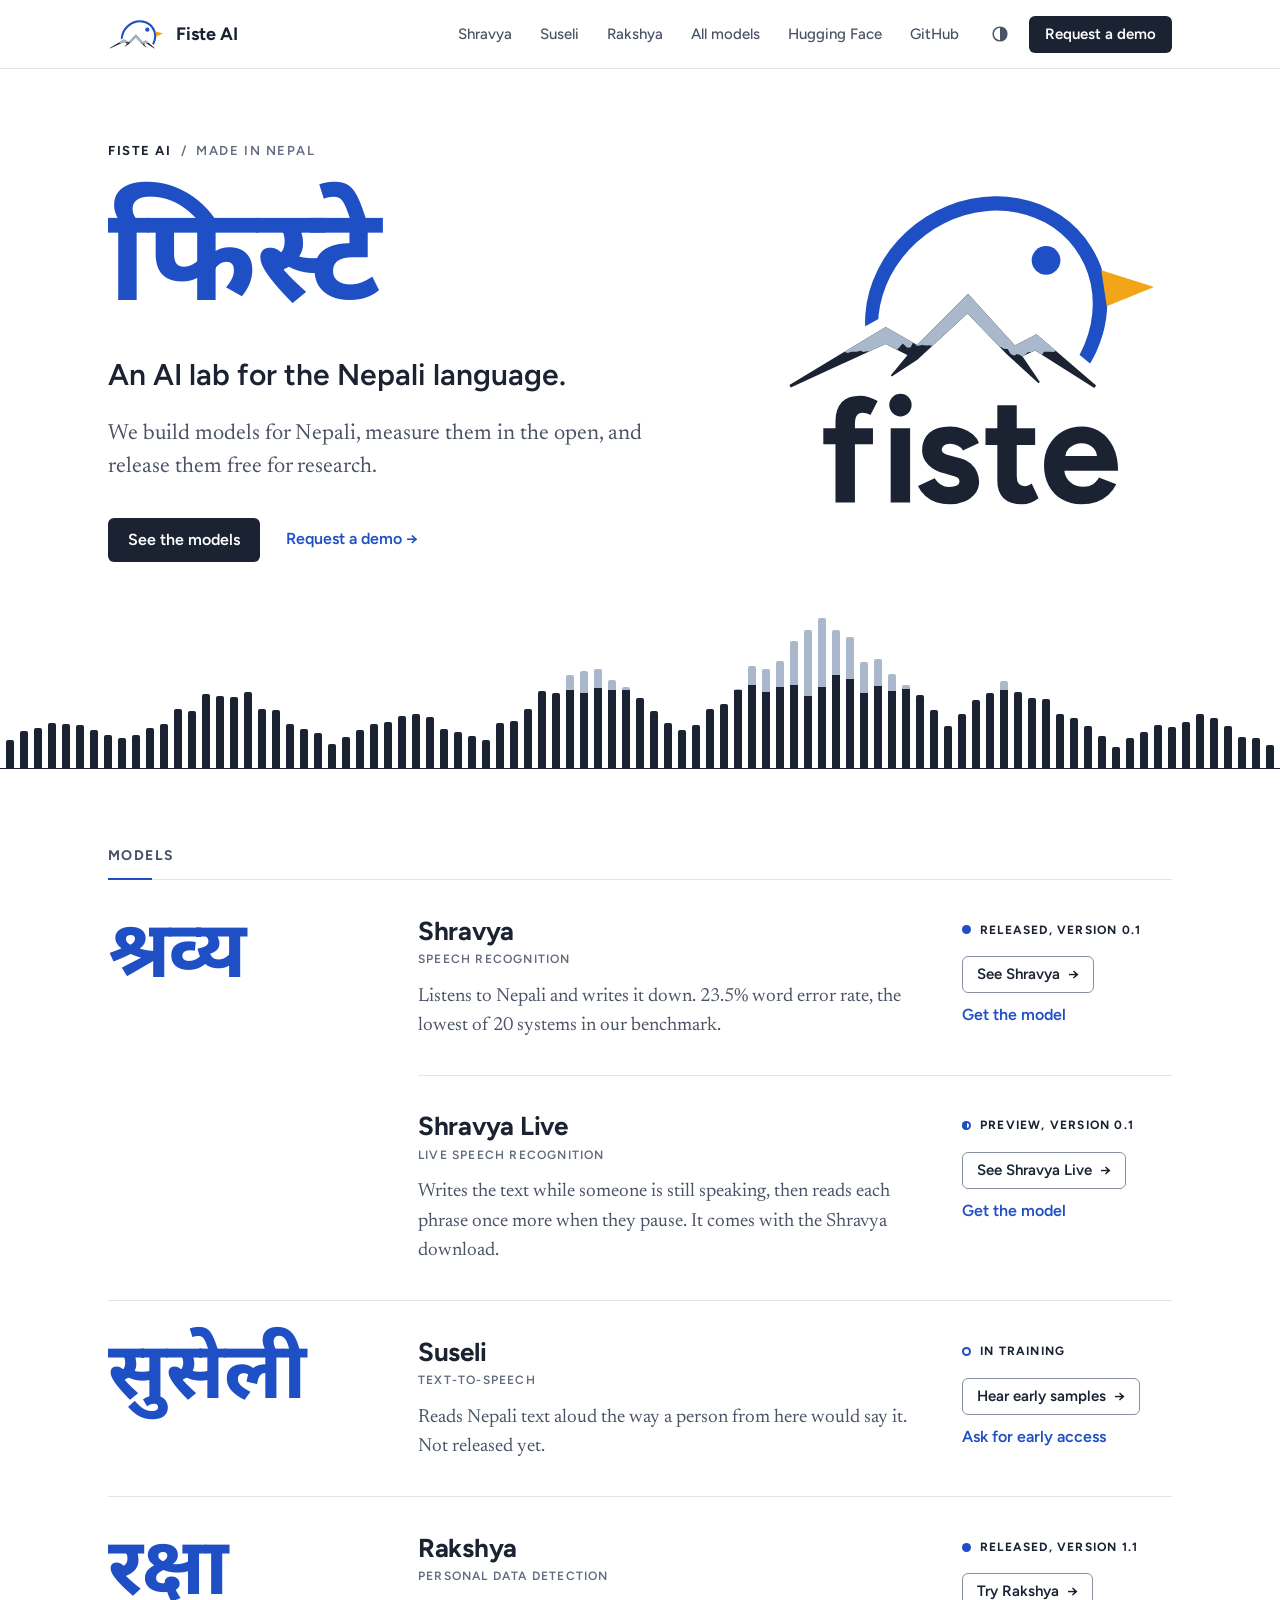
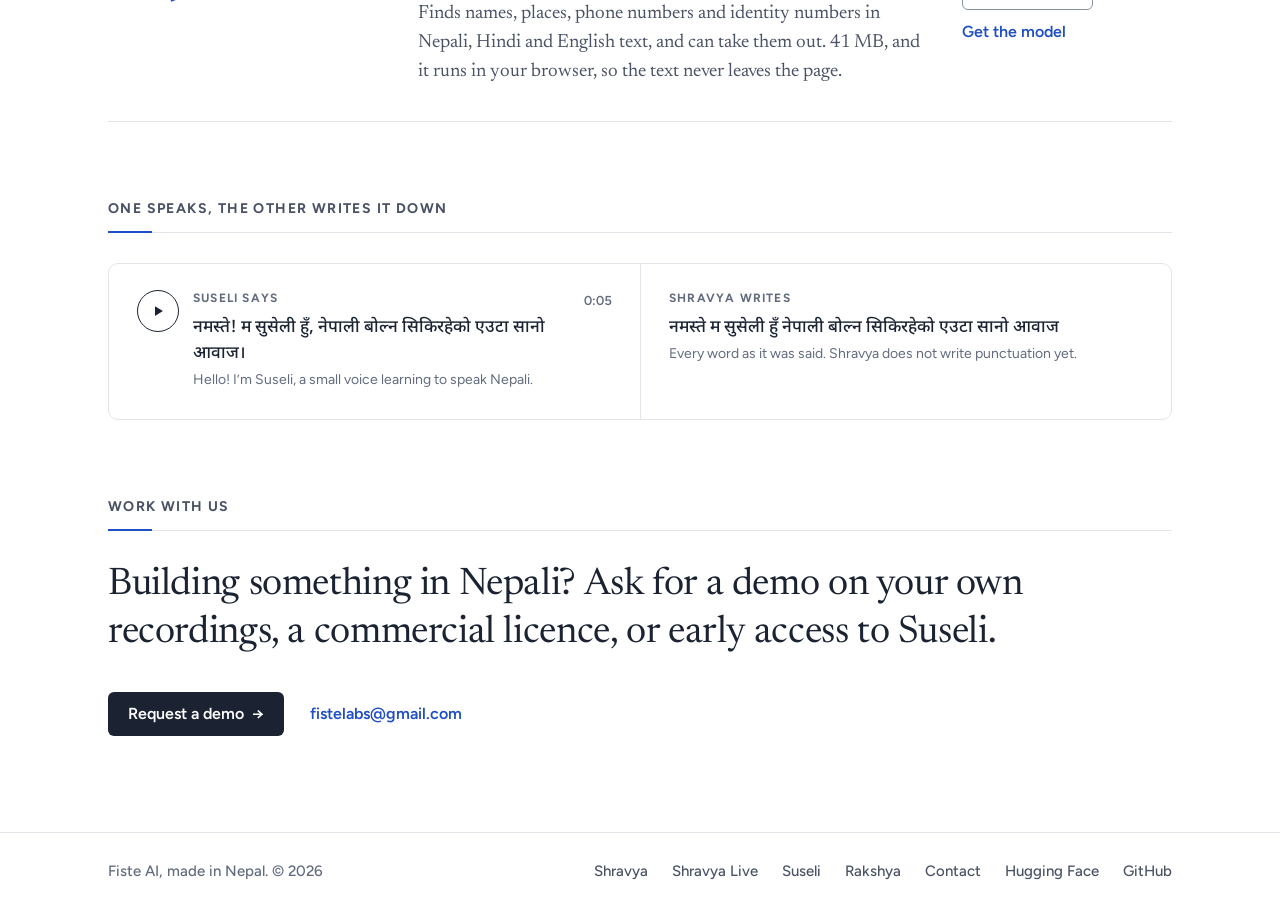
<file: index.html>
<!doctype html>
<html lang="en">
<head>
  <meta charset="utf-8">
  <meta name="viewport" content="width=device-width, initial-scale=1">
  <title>Fiste AI: an AI lab for the Nepali language</title>
  <meta name="description" content="Fiste AI builds AI for the Nepali language. Shravya (श्रव्य) turns speech into text, Rakshya (रक्षा) finds personal data in text, and Suseli (सुसेली), a voice for Nepali, is in training.">
  <link rel="canonical" href="https://fiste-ai.github.io/">
  <meta name="robots" content="index, follow, max-image-preview:large">
  <meta name="author" content="Fiste AI">
  <meta name="keywords" content="Fiste AI, Nepali AI, Nepali language AI lab, Nepali speech recognition, Nepali text-to-speech, Nepali PII detection, Nepali ASR, Nepali TTS, Shravya, Rakshya, Suseli, श्रव्य, रक्षा, सुसेली">
  <meta name="theme-color" content="#FFFFFF">
  <meta name="color-scheme" content="light dark">
  <script>
    // Light or dark: what the reader chose last time, or else what their system uses. Set before anything is drawn.
    (function () {
      var theme;
      try { theme = localStorage.getItem("theme"); } catch (error) {}
      if (theme !== "light" && theme !== "dark") {
        theme = window.matchMedia && window.matchMedia("(prefers-color-scheme: dark)").matches ? "dark" : "light";
      }
      document.documentElement.setAttribute("data-theme", theme);
    })();
  </script>

  <meta property="og:type" content="website">
  <meta property="og:site_name" content="Fiste AI">
  <meta property="og:title" content="Fiste AI: an AI lab for the Nepali language">
  <meta property="og:description" content="We build AI for the Nepali language. Shravya, speech recognition, and Rakshya, personal data detection, are released. Suseli, text-to-speech, is in training.">
  <meta property="og:url" content="https://fiste-ai.github.io/">
  <meta property="og:image" content="https://fiste-ai.github.io/assets/og-fiste.png">
  <meta property="og:image:width" content="1200">
  <meta property="og:image:height" content="630">
  <meta property="og:image:alt" content="Fiste AI, an AI lab for the Nepali language, with the fiste logo: a small bird's head over the Himalaya">
  <meta property="og:locale" content="en_US">
  <meta property="og:locale:alternate" content="ne_NP">
  <meta name="twitter:card" content="summary_large_image">
  <meta name="twitter:title" content="Fiste AI: an AI lab for the Nepali language">
  <meta name="twitter:description" content="We build AI for the Nepali language. Shravya and Rakshya are released. Suseli is in training.">
  <meta name="twitter:image" content="https://fiste-ai.github.io/assets/og-fiste.png">

  <link rel="icon" href="/assets/favicon.svg" type="image/svg+xml">
  <link rel="icon" href="/assets/mark.png" type="image/png">
  <link rel="apple-touch-icon" href="/assets/avatar.png">
  <link rel="manifest" href="/site.webmanifest">

  <link rel="preconnect" href="https://fonts.googleapis.com">
  <link rel="preconnect" href="https://fonts.gstatic.com" crossorigin>
  <link rel="stylesheet" href="https://fonts.googleapis.com/css2?family=Figtree:wght@500;600;700&family=Newsreader:ital,opsz,wght@0,6..72,400;0,6..72,500;1,6..72,400&family=Noto+Sans+Devanagari:wght@500;700&family=Noto+Serif+Devanagari:wght@400;500&display=swap">

  <script type="application/ld+json">
  {
    "@context": "https://schema.org",
    "@graph": [
      {
        "@type": "Organization",
        "@id": "https://fiste-ai.github.io/#org",
        "name": "Fiste AI",
        "url": "https://fiste-ai.github.io/",
        "logo": "https://fiste-ai.github.io/assets/mark.png",
        "description": "Fiste AI is an AI lab for the Nepali language. Its models are Shravya, for speech recognition, Rakshya, for finding personal data in text, and Suseli, for text-to-speech.",
        "email": "fistelabs@gmail.com",
        "areaServed": "NP",
        "sameAs": ["https://huggingface.co/fiste-ai", "https://github.com/fiste-ai"],
        "contactPoint": [{
          "@type": "ContactPoint",
          "contactType": "sales and partnerships",
          "email": "fistelabs@gmail.com",
          "url": "https://fiste-ai.github.io/contact/",
          "availableLanguage": ["en", "ne"]
        }]
      },
      {
        "@type": "WebSite",
        "@id": "https://fiste-ai.github.io/#website",
        "url": "https://fiste-ai.github.io/",
        "name": "Fiste AI",
        "inLanguage": ["en", "ne"],
        "publisher": {"@id": "https://fiste-ai.github.io/#org"}
      },
      {
        "@type": "ItemList",
        "name": "Fiste AI models",
        "itemListElement": [
          {"@type": "ListItem", "position": 1, "name": "Shravya, Nepali speech recognition", "url": "https://fiste-ai.github.io/shravya/"},
          {"@type": "ListItem", "position": 2, "name": "Shravya Live, Nepali speech recognition while someone speaks", "url": "https://fiste-ai.github.io/shravya/#live"},
          {"@type": "ListItem", "position": 3, "name": "Suseli, Nepali text-to-speech", "url": "https://fiste-ai.github.io/suseli/"},
          {"@type": "ListItem", "position": 4, "name": "Rakshya, PII detection for Nepali, Hindi and English", "url": "https://fiste-ai.github.io/rakshya/"}
        ]
      },
      {
        "@type": "WebPage",
        "@id": "https://fiste-ai.github.io/contact/#page",
        "url": "https://fiste-ai.github.io/contact/",
        "name": "Contact Fiste AI",
        "isPartOf": {"@id": "https://fiste-ai.github.io/#website"}
      }
    ]
  }
  </script>

  <link rel="stylesheet" href="/assets/site.css">
  <script src="/assets/site.js" defer></script>
</head>
<body>
  <a class="skip" href="#main">Skip to the page</a>
  <header class="top">
    <div class="wrap">
      <a class="brand" href="/" aria-label="Fiste AI home"><img class="on-light" src="/assets/mark.svg" alt="" width="57" height="32"><img class="on-dark" src="/assets/mark-dark.svg" alt="" width="57" height="32">Fiste AI</a>
      <nav aria-label="Main">
        <a href="/shravya/">Shravya</a>
        <a href="/suseli/">Suseli</a>
        <a href="/rakshya/">Rakshya</a>
        <a href="#models">All models</a>
        <a class="far" href="https://huggingface.co/fiste-ai" rel="noopener">Hugging Face</a>
        <a class="far" href="https://github.com/fiste-ai" rel="noopener">GitHub</a>
        <button class="theme" type="button" aria-label="Use the dark theme" hidden><svg viewBox="0 0 24 24" aria-hidden="true"><circle cx="12" cy="12" r="8.25" fill="none" stroke="currentColor" stroke-width="1.75"/><path d="M12 3.75a8.25 8.25 0 0 1 0 16.5z" fill="currentColor"/></svg></button>
        <a class="cta keep" href="/contact/">Request a demo</a>
      </nav>
    </div>
  </header>

  <main id="main">
    <div class="hero">
      <div class="wrap">
        <div>
          <p class="kicker"><b>Fiste AI</b> &nbsp;/&nbsp; Made in Nepal</p>
          <h1 lang="ne">फिस्टे<small lang="en">An AI lab for the Nepali language.</small></h1>
          <p class="lede">We build models for Nepali, measure them in the open, and release them free for research.</p>
          <div class="actions">
            <a class="btn" href="#models">See the models</a>
            <a class="more" href="/contact/">Request a demo <span aria-hidden="true">&rarr;</span></a>
          </div>
        </div>
        <div class="hero-art"><img class="on-light" src="/assets/logo.svg" alt="The fiste logo: a small bird's head over the Himalaya, above the word fiste" width="400" height="341"><img class="on-dark" src="/assets/logo-dark.svg" alt="The fiste logo: a small bird's head over the Himalaya, above the word fiste" width="400" height="341"></div>
      </div>
      <div class="range" aria-hidden="true"></div>
    </div>

    <div class="wrap">
      <section class="section" id="models" aria-labelledby="models-title">
        <h2 class="label" id="models-title">Models</h2>
        <article class="entry with-sub">
          <p class="word" lang="ne">श्रव्य</p>
          <div>
            <h3>Shravya</h3>
            <p class="kind">Speech recognition</p>
            <p class="what">Listens to Nepali and writes it down. 23.5% word error rate, the lowest of 20 systems in our benchmark.</p>
          </div>
          <div class="meta">
            <p class="status"><span class="dot" aria-hidden="true"></span>Released, version 0.1</p>
            <a class="btn quiet" href="/shravya/">See Shravya <span aria-hidden="true">&rarr;</span></a>
            <a class="more" href="https://huggingface.co/fiste-ai/shravya" rel="noopener">Get the model</a>
          </div>
        </article>
        <article class="entry sub">
          <div>
            <h3>Shravya Live</h3>
            <p class="kind">Live speech recognition</p>
            <p class="what">Writes the text while someone is still speaking, then reads each phrase once more when they pause. It comes with the Shravya download.</p>
          </div>
          <div class="meta">
            <p class="status"><span class="dot half" aria-hidden="true"></span>Preview, version 0.1</p>
            <a class="btn quiet" href="/shravya/#live">See Shravya Live <span aria-hidden="true">&rarr;</span></a>
            <a class="more" href="https://huggingface.co/fiste-ai/shravya" rel="noopener">Get the model</a>
          </div>
        </article>
        <article class="entry">
          <p class="word" lang="ne">सुसेली</p>
          <div>
            <h3>Suseli</h3>
            <p class="kind">Text-to-speech</p>
            <p class="what">Reads Nepali text aloud the way a person from here would say it. Not released yet.</p>
          </div>
          <div class="meta">
            <p class="status"><span class="dot open" aria-hidden="true"></span>In training</p>
            <a class="btn quiet" href="/suseli/">Hear early samples <span aria-hidden="true">&rarr;</span></a>
            <a class="more" href="/contact/">Ask for early access</a>
          </div>
        </article>
        <article class="entry">
          <p class="word" lang="ne">रक्षा</p>
          <div>
            <h3>Rakshya</h3>
            <p class="kind">Personal data detection</p>
            <p class="what">Finds names, places, phone numbers and identity numbers in Nepali, Hindi and English text, and can take them out. 41 MB, and it runs in your browser, so the text never leaves the page.</p>
          </div>
          <div class="meta">
            <p class="status"><span class="dot" aria-hidden="true"></span>Released, version 1.1</p>
            <a class="btn quiet" href="/rakshya/">Try Rakshya <span aria-hidden="true">&rarr;</span></a>
            <a class="more" href="https://huggingface.co/fiste-ai/rakshya" rel="noopener">Get the model</a>
          </div>
        </article>
      </section>

      <section class="section" aria-labelledby="hear-title">
        <h2 class="label" id="hear-title">One speaks, the other writes it down</h2>
        <figure class="duet sample">
          <div class="track" data-src="/assets/suseli-hello.mp3">
            <button type="button" class="play" aria-label="Play: Hello! I’m Suseli, a small voice learning to speak Nepali." aria-pressed="false"><svg class="i-play" viewBox="0 0 24 24" aria-hidden="true"><path d="M8 5.5v13l10.5-6.5z"/></svg><svg class="i-pause" viewBox="0 0 24 24" aria-hidden="true"><path d="M7 5h3.5v14H7zM13.5 5H17v14h-3.5z"/></svg></button>
            <div class="track-text">
              <p class="who">Suseli says</p>
              <p class="ne" lang="ne">नमस्ते! म सुसेली हुँ, नेपाली बोल्न सिकिरहेको एउटा सानो आवाज।</p>
              <p class="en">Hello! I’m Suseli, a small voice learning to speak Nepali.</p>
            </div>
            <span class="time">0:05</span>
            <span class="bar" aria-hidden="true"><span></span></span>
          </div>
          <div class="heard">
            <p class="who">Shravya writes</p>
            <p class="ne" lang="ne">नमस्ते म सुसेली हुँ नेपाली बोल्न सिकिरहेको एउटा सानो आवाज</p>
            <p class="en">Every word as it was said. Shravya does not write punctuation yet.</p>
          </div>
          <audio preload="none"></audio>
        </figure>
      </section>

      <section class="section" aria-labelledby="work-title">
        <h2 class="label" id="work-title">Work with us</h2>
        <p class="big">Building something in Nepali? Ask for a demo on your own recordings, a commercial licence, or early access to Suseli.</p>
        <div class="actions">
          <a class="btn" href="/contact/">Request a demo <span aria-hidden="true">&rarr;</span></a>
          <a class="more" href="mailto:fistelabs@gmail.com">fistelabs@gmail.com</a>
        </div>
      </section>
    </div>
  </main>

  <footer class="foot">
    <div class="wrap">
      <p>Fiste AI, made in Nepal. &copy; 2026</p>
      <nav aria-label="Footer">
        <a href="/shravya/">Shravya</a>
        <a href="/shravya/#live">Shravya Live</a>
        <a href="/suseli/">Suseli</a>
        <a href="/rakshya/">Rakshya</a>
        <a href="/contact/">Contact</a>
        <a href="https://huggingface.co/fiste-ai" rel="noopener">Hugging Face</a>
        <a href="https://github.com/fiste-ai" rel="noopener">GitHub</a>
      </nav>
    </div>
  </footer>
</body>
</html>
</file>
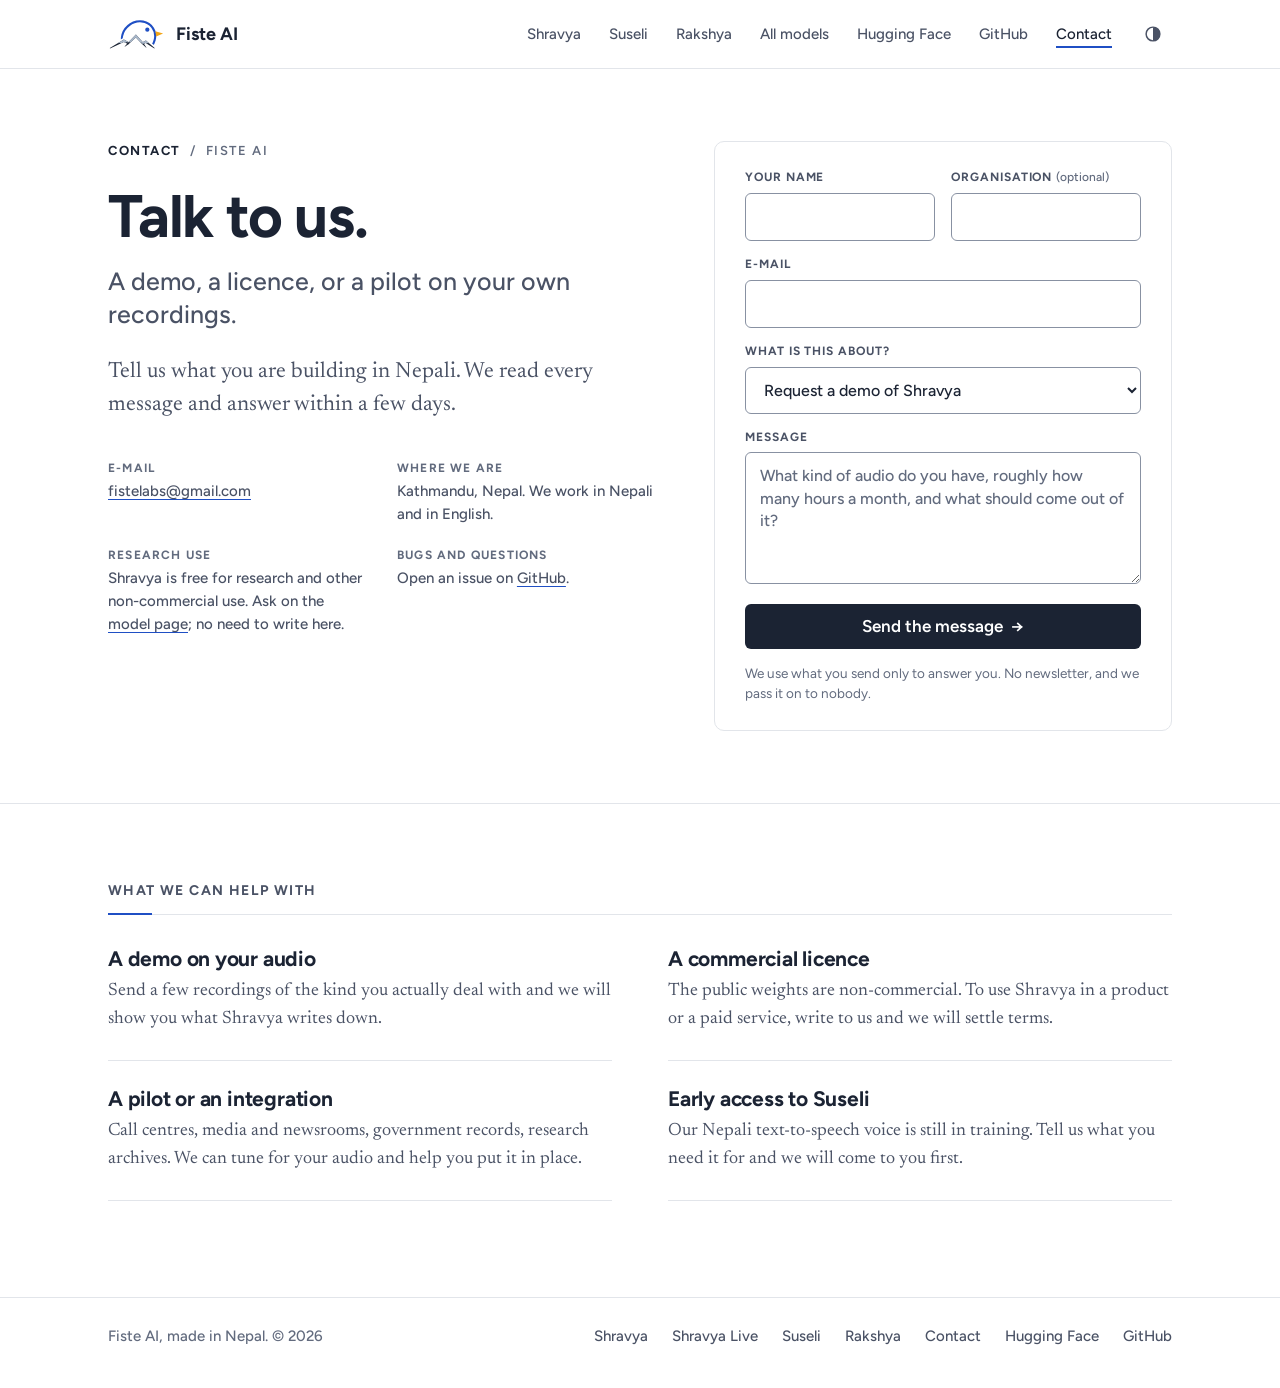
<file: contact/index.html>
<!doctype html>
<html lang="en">
<head>
  <meta charset="utf-8">
  <meta name="viewport" content="width=device-width, initial-scale=1">
  <title>Contact Fiste AI: request a demo of Nepali speech recognition</title>
  <meta name="description" content="Ask Fiste AI for a demo of Shravya, our Nepali speech recognition model, a commercial licence, a pilot for your call centre or newsroom, or early access to the Suseli voice.">
  <link rel="canonical" href="https://fiste-ai.github.io/contact/">
  <meta name="robots" content="index, follow, max-image-preview:large">
  <meta name="author" content="Fiste AI">
  <meta name="keywords" content="Fiste AI contact, Nepali speech recognition demo, Nepali ASR licence, Nepali TTS early access, Shravya demo, Suseli">
  <meta name="theme-color" content="#FFFFFF">
  <meta name="color-scheme" content="light dark">
  <script>
    // Light or dark: what the reader chose last time, or else what their system uses. Set before anything is drawn.
    (function () {
      var theme;
      try { theme = localStorage.getItem("theme"); } catch (error) {}
      if (theme !== "light" && theme !== "dark") {
        theme = window.matchMedia && window.matchMedia("(prefers-color-scheme: dark)").matches ? "dark" : "light";
      }
      document.documentElement.setAttribute("data-theme", theme);
    })();
  </script>

  <meta property="og:type" content="website">
  <meta property="og:site_name" content="Fiste AI">
  <meta property="og:title" content="Contact Fiste AI">
  <meta property="og:description" content="Request a demo of Nepali speech recognition, a commercial licence, a pilot, or early access to the Suseli voice.">
  <meta property="og:url" content="https://fiste-ai.github.io/contact/">
  <meta property="og:image" content="https://fiste-ai.github.io/assets/og-fiste.png">
  <meta property="og:image:width" content="1200">
  <meta property="og:image:height" content="630">
  <meta property="og:image:alt" content="Fiste AI, an AI lab for the Nepali language, with the fiste logo: a small bird's head over the Himalaya">
  <meta property="og:locale" content="en_US">
  <meta property="og:locale:alternate" content="ne_NP">
  <meta name="twitter:card" content="summary_large_image">
  <meta name="twitter:title" content="Contact Fiste AI">
  <meta name="twitter:description" content="Request a demo of Nepali speech recognition, a commercial licence, a pilot, or early access to Suseli.">
  <meta name="twitter:image" content="https://fiste-ai.github.io/assets/og-fiste.png">

  <link rel="icon" href="/assets/favicon.svg" type="image/svg+xml">
  <link rel="icon" href="/assets/mark.png" type="image/png">
  <link rel="apple-touch-icon" href="/assets/avatar.png">
  <link rel="manifest" href="/site.webmanifest">

  <link rel="preconnect" href="https://fonts.googleapis.com">
  <link rel="preconnect" href="https://fonts.gstatic.com" crossorigin>
  <link rel="stylesheet" href="https://fonts.googleapis.com/css2?family=Figtree:wght@500;600;700&family=Newsreader:ital,opsz,wght@0,6..72,400;0,6..72,500;1,6..72,400&family=Noto+Sans+Devanagari:wght@500;700&family=Noto+Serif+Devanagari:wght@400;500&display=swap">

  <script type="application/ld+json">
  {
    "@context": "https://schema.org",
    "@graph": [
      {
        "@type": "Organization",
        "@id": "https://fiste-ai.github.io/#org",
        "name": "Fiste AI",
        "url": "https://fiste-ai.github.io/",
        "logo": "https://fiste-ai.github.io/assets/mark.png",
        "description": "Fiste AI is an AI lab for the Nepali language. Its models are Shravya, for speech recognition, Rakshya, for finding personal data in text, and Suseli, for text-to-speech.",
        "email": "fistelabs@gmail.com",
        "areaServed": "NP",
        "sameAs": ["https://huggingface.co/fiste-ai", "https://github.com/fiste-ai"],
        "contactPoint": [{
          "@type": "ContactPoint",
          "contactType": "sales and partnerships",
          "email": "fistelabs@gmail.com",
          "url": "https://fiste-ai.github.io/contact/",
          "availableLanguage": ["en", "ne"]
        }]
      },
      {
        "@type": "ContactPage",
        "@id": "https://fiste-ai.github.io/contact/#page",
        "url": "https://fiste-ai.github.io/contact/",
        "name": "Contact Fiste AI",
        "inLanguage": "en",
        "isPartOf": {"@id": "https://fiste-ai.github.io/#website"},
        "about": {"@id": "https://fiste-ai.github.io/#org"}
      },
      {
        "@type": "BreadcrumbList",
        "itemListElement": [
          {"@type": "ListItem", "position": 1, "name": "Fiste AI", "item": "https://fiste-ai.github.io/"},
          {"@type": "ListItem", "position": 2, "name": "Contact", "item": "https://fiste-ai.github.io/contact/"}
        ]
      }
    ]
  }
  </script>

  <link rel="stylesheet" href="/assets/site.css">
  <script src="/assets/site.js" defer></script>
</head>
<body>
  <a class="skip" href="#main">Skip to the page</a>
  <header class="top">
    <div class="wrap">
      <a class="brand" href="/" aria-label="Fiste AI home"><img class="on-light" src="/assets/mark.svg" alt="" width="57" height="32"><img class="on-dark" src="/assets/mark-dark.svg" alt="" width="57" height="32">Fiste AI</a>
      <nav aria-label="Main">
        <a href="/shravya/">Shravya</a>
        <a href="/suseli/">Suseli</a>
        <a href="/rakshya/">Rakshya</a>
        <a href="/#models">All models</a>
        <a class="far" href="https://huggingface.co/fiste-ai" rel="noopener">Hugging Face</a>
        <a class="far" href="https://github.com/fiste-ai" rel="noopener">GitHub</a>
        <a class="keep" href="/contact/" aria-current="page">Contact</a>
        <button class="theme" type="button" aria-label="Use the dark theme" hidden><svg viewBox="0 0 24 24" aria-hidden="true"><circle cx="12" cy="12" r="8.25" fill="none" stroke="currentColor" stroke-width="1.75"/><path d="M12 3.75a8.25 8.25 0 0 1 0 16.5z" fill="currentColor"/></svg></button>
      </nav>
    </div>
  </header>

  <main id="main">
    <div class="hero bare">
      <div class="wrap contact">
        <div>
          <p class="kicker"><b>Contact</b> &nbsp;/&nbsp; Fiste AI</p>
          <h1 class="plain">Talk to us.<small>A demo, a licence, or a pilot on your own recordings.</small></h1>
          <p class="lede">Tell us what you are building in Nepali. We read every message and answer within a few days.</p>
        </div>
        <div class="form-card">
          <!-- Posts to our own contact worker, which stores the message. Without scripts the worker answers with a page. -->
          <form id="contact-form" action="https://contact.fiste-ai.workers.dev/submit" method="POST">
          <div class="row2">
            <div class="field">
              <label for="name">Your name</label>
              <input id="name" name="name" type="text" autocomplete="name" required>
            </div>
            <div class="field">
              <label for="organisation">Organisation <span class="opt">(optional)</span></label>
              <input id="organisation" name="organisation" type="text" autocomplete="organization">
            </div>
          </div>
          <div class="field">
            <label for="email">E-mail</label>
            <input id="email" name="email" type="email" autocomplete="email" required>
          </div>
          <div class="field">
            <label for="topic">What is this about?</label>
            <select id="topic" name="topic" required>
              <option value="Request a demo">Request a demo of Shravya</option>
              <option value="Commercial licence">Commercial licence for Shravya</option>
              <option value="Pilot or integration">Pilot or integration on our own recordings</option>
              <option value="Early access to Suseli">Early access to Suseli, the Nepali voice</option>
              <option value="Something else">Something else</option>
            </select>
          </div>
          <div class="field">
            <label for="message">Message</label>
            <textarea id="message" name="message" required
                      placeholder="What kind of audio do you have, roughly how many hours a month, and what should come out of it?"></textarea>
          </div>
          <p class="hp" aria-hidden="true"><label for="company-website">Leave this field empty</label>
            <input id="company-website" name="_gotcha" type="text" tabindex="-1" autocomplete="off"></p>
          <button class="btn send" type="submit">Send the message <span aria-hidden="true">&rarr;</span></button>
          <p class="status-note" role="status" hidden></p>
          <p class="fineprint">We use what you send only to answer you. No newsletter, and we pass it on to nobody.</p>
        </form>
        </div>
        <dl class="facts">
          <div><dt>E-mail</dt><dd><a href="mailto:fistelabs@gmail.com">fistelabs@gmail.com</a></dd></div>
          <div><dt>Where we are</dt><dd>Kathmandu, Nepal. We work in Nepali and in English.</dd></div>
          <div><dt>Research use</dt><dd>Shravya is free for research and other non-commercial use. Ask on the
            <a href="https://huggingface.co/fiste-ai/shravya" rel="noopener">model page</a>; no need to write here.</dd></div>
          <div><dt>Bugs and questions</dt><dd>Open an issue on <a href="https://github.com/fiste-ai/shravya" rel="noopener">GitHub</a>.</dd></div>
        </dl>
      </div>
    </div>

    <div class="wrap">
      <section class="section" aria-labelledby="reasons-title">
        <h2 class="label" id="reasons-title">What we can help with</h2>
        <div class="grid">
          <div class="tile">
            <h3>A demo on your audio</h3>
            <p>Send a few recordings of the kind you actually deal with and we will show you what Shravya writes down.</p>
          </div>
          <div class="tile">
            <h3>A commercial licence</h3>
            <p>The public weights are non-commercial. To use Shravya in a product or a paid service, write to us and we will settle terms.</p>
          </div>
          <div class="tile">
            <h3>A pilot or an integration</h3>
            <p>Call centres, media and newsrooms, government records, research archives. We can tune for your audio and help you put it in place.</p>
          </div>
          <div class="tile">
            <h3>Early access to Suseli</h3>
            <p>Our Nepali text-to-speech voice is still in training. Tell us what you need it for and we will come to you first.</p>
          </div>
        </div>
      </section>
    </div>
  </main>

  <footer class="foot">
    <div class="wrap">
      <p>Fiste AI, made in Nepal. &copy; 2026</p>
      <nav aria-label="Footer">
        <a href="/shravya/">Shravya</a>
        <a href="/shravya/#live">Shravya Live</a>
        <a href="/suseli/">Suseli</a>
        <a href="/rakshya/">Rakshya</a>
        <a href="/contact/">Contact</a>
        <a href="https://huggingface.co/fiste-ai" rel="noopener">Hugging Face</a>
        <a href="https://github.com/fiste-ai" rel="noopener">GitHub</a>
      </nav>
    </div>
  </footer>
  <script>
    (function () {
      var form = document.getElementById("contact-form");
      if (!form) return;
      var status = form.querySelector(".status-note");
      var button = form.querySelector("button.send");
      var address = "fistelabs@gmail.com";

      function say(text) { status.textContent = text; status.hidden = false; }
      form.addEventListener("submit", function (event) {
        if (!form.checkValidity()) return;
        event.preventDefault();

        button.disabled = true;
        say("Sending.");
        fetch(form.action, {method: "POST", body: new FormData(form), headers: {Accept: "application/json"}})
          .then(function (response) {
            return response.json().catch(function () { return {ok: response.ok}; });
          })
          .then(function (result) {
            if (result && result.ok) {
              form.reset();
              say("Thank you. Your message is with us and we will answer within a few days.");
              return;
            }
            say(((result && result.error) || "That did not go through.") + " You can also write to " + address + ".");
          })
          .catch(function () {
            say("That did not go through. Please write to " + address + " instead.");
          })
          .then(function () { button.disabled = false; });
      });
    })();
  </script>
</body>
</html>
</file>
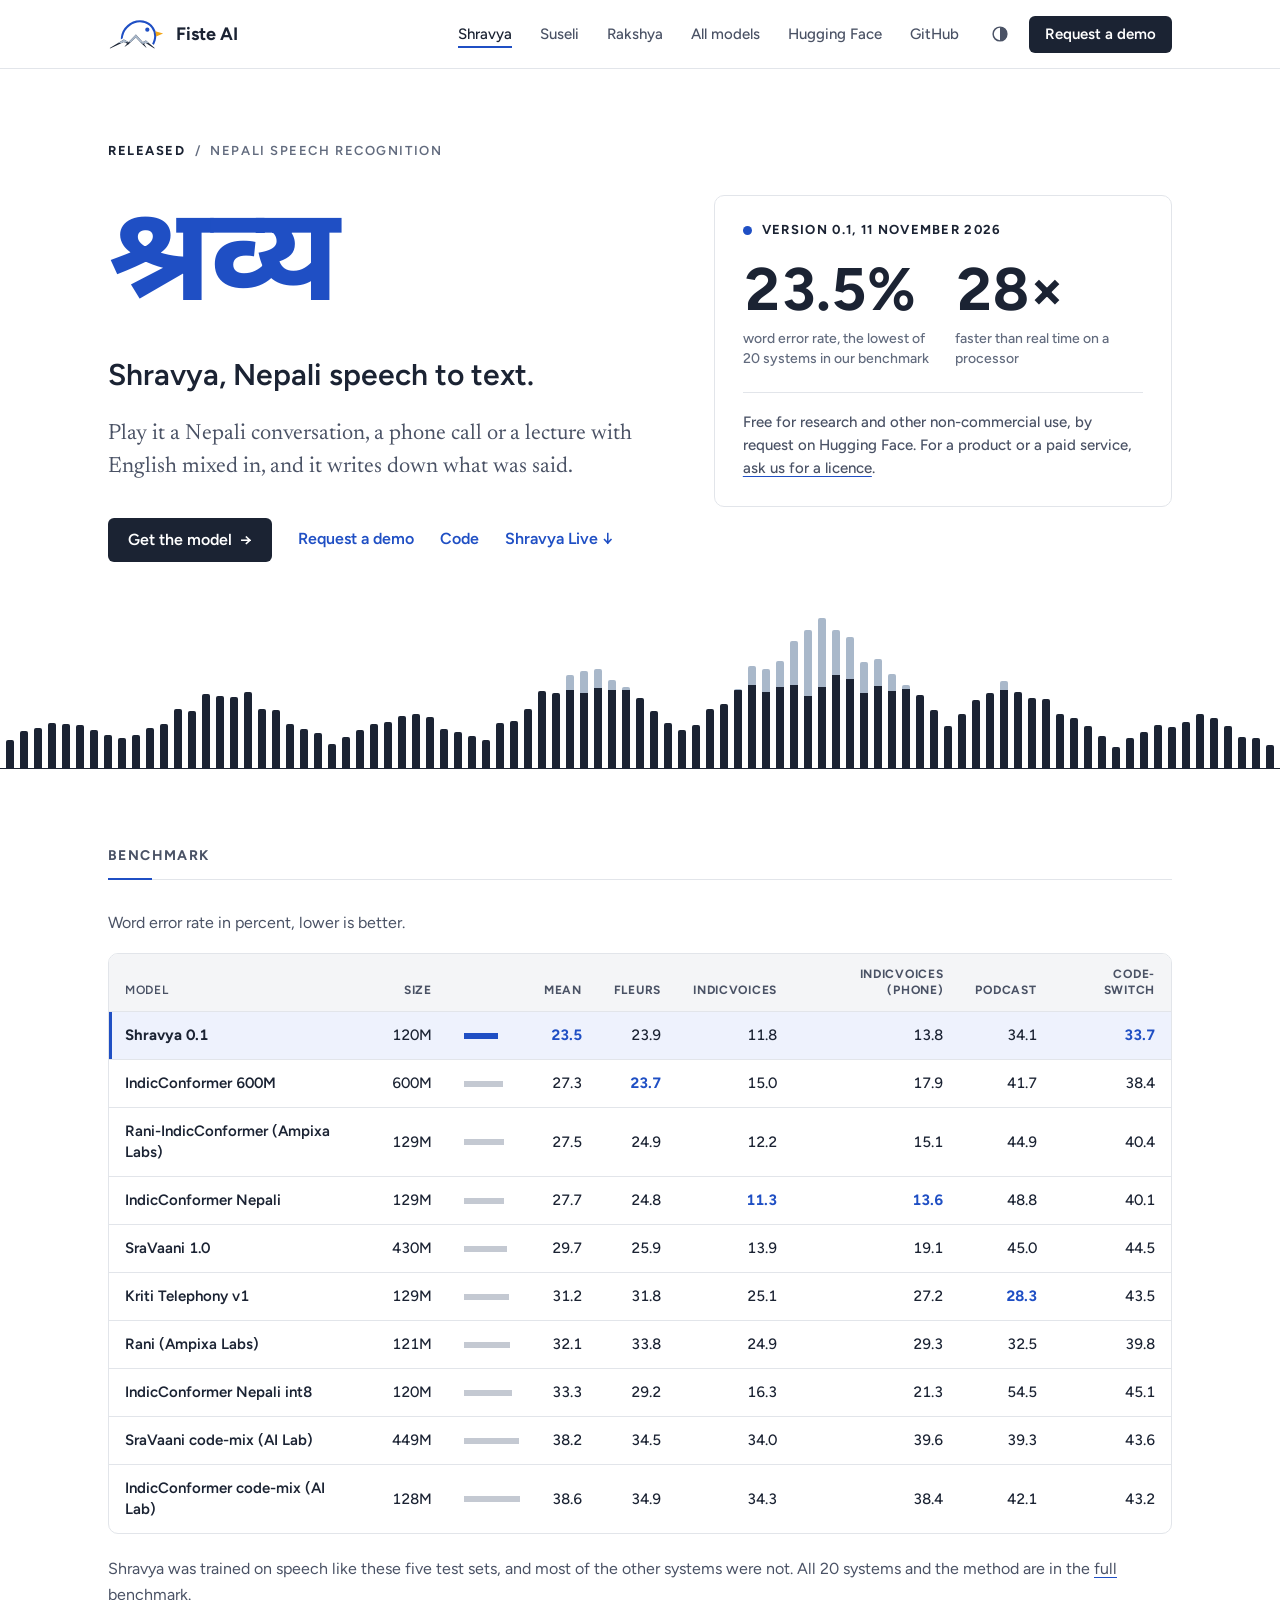
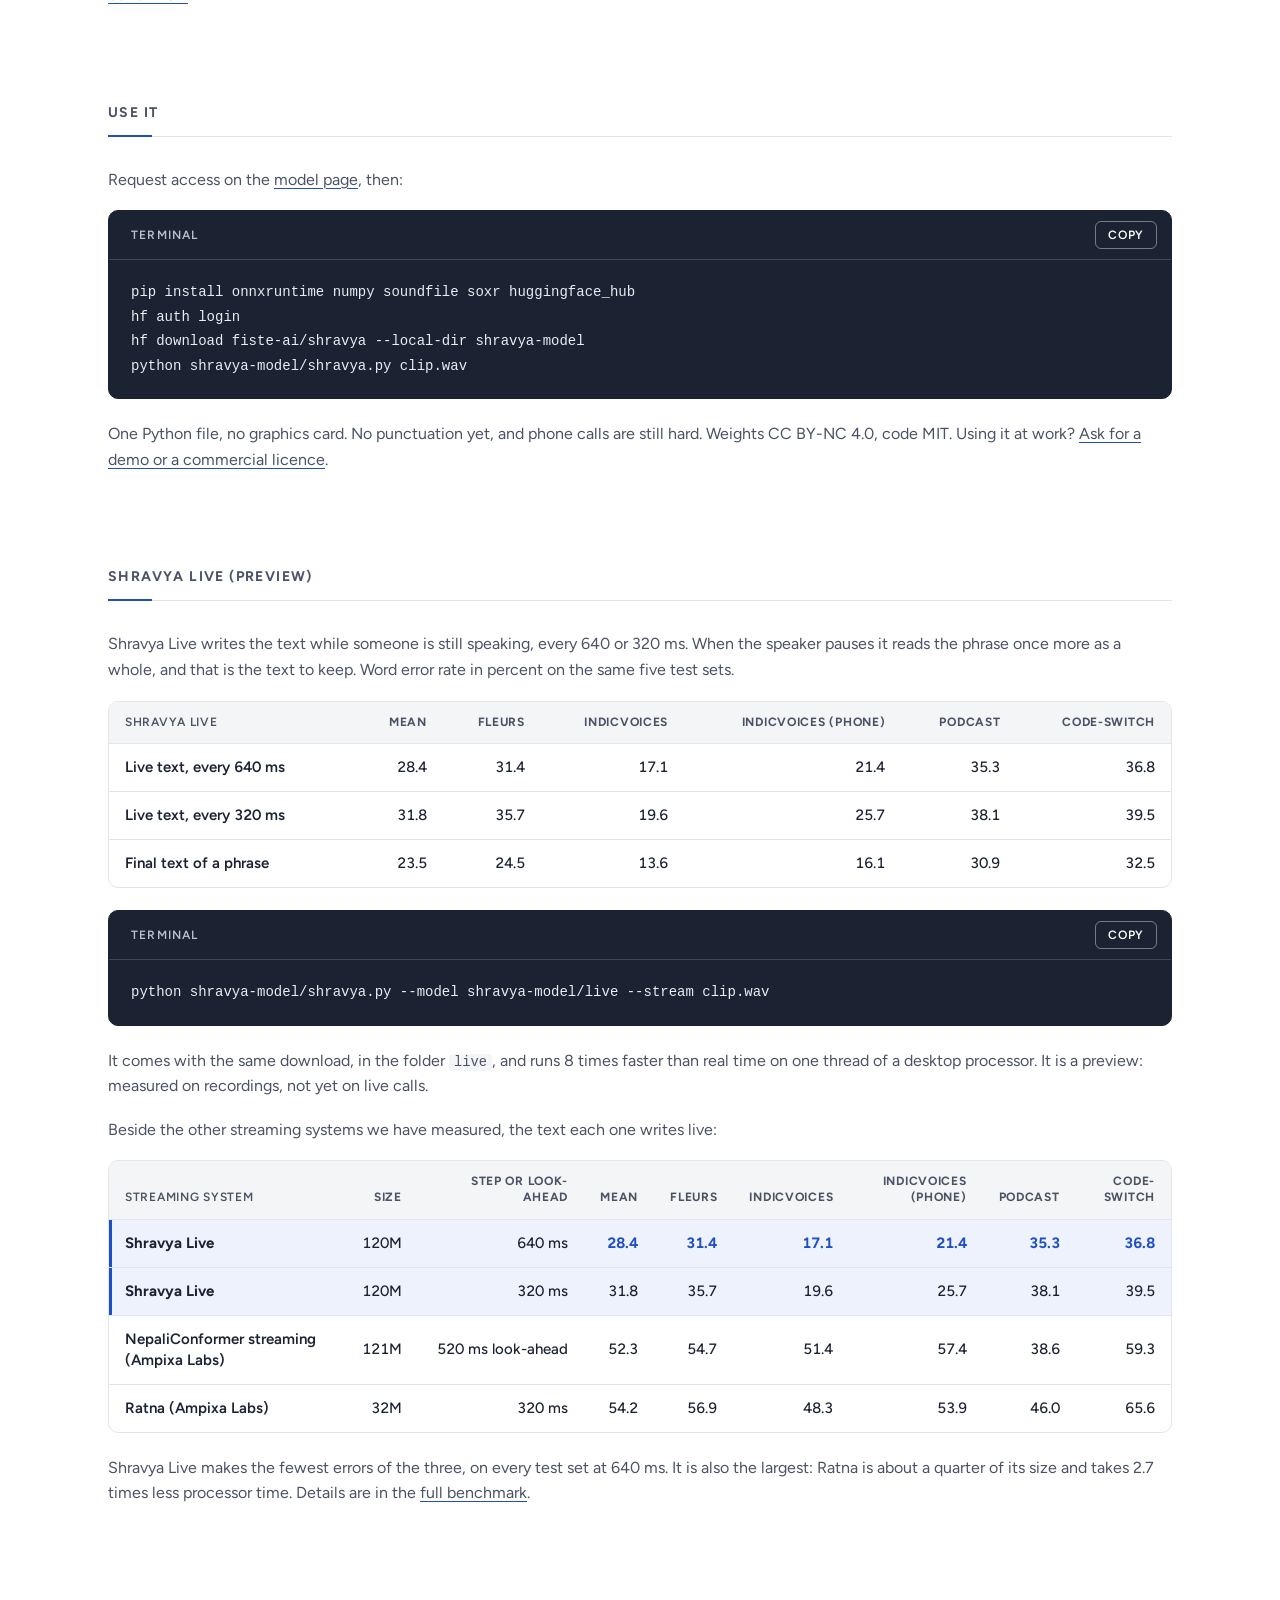
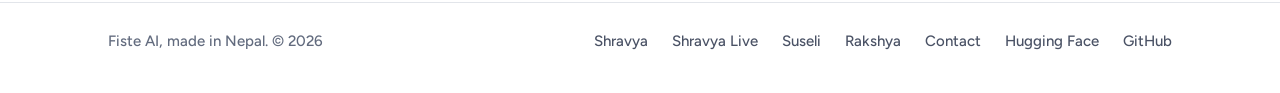
<file: shravya/index.html>
<!doctype html>
<html lang="en">
<head>
  <meta charset="utf-8">
  <meta name="viewport" content="width=device-width, initial-scale=1">
  <title>Shravya: Nepali speech recognition (speech to text) by Fiste AI</title>
  <meta name="description" content="Shravya (श्रव्य) is a Nepali speech recognition model by Fiste AI. It writes spoken Nepali, phone calls and Nepali mixed with English in Devanagari, runs on an ordinary processor, and has the lowest mean word error rate of the 20 systems in our benchmark.">
  <link rel="canonical" href="https://fiste-ai.github.io/shravya/">
  <meta name="robots" content="index, follow, max-image-preview:large">
  <meta name="author" content="Fiste AI">
  <meta name="keywords" content="Shravya, श्रव्य, Nepali speech recognition, Nepali ASR, Nepali speech to text, नेपाली स्पिच टु टेक्स्ट, Fiste AI">
  <meta name="theme-color" content="#FFFFFF">
  <meta name="color-scheme" content="light dark">
  <script>
    // Light or dark: what the reader chose last time, or else what their system uses. Set before anything is drawn.
    (function () {
      var theme;
      try { theme = localStorage.getItem("theme"); } catch (error) {}
      if (theme !== "light" && theme !== "dark") {
        theme = window.matchMedia && window.matchMedia("(prefers-color-scheme: dark)").matches ? "dark" : "light";
      }
      document.documentElement.setAttribute("data-theme", theme);
    })();
  </script>

  <meta property="og:type" content="website">
  <meta property="og:site_name" content="Fiste AI">
  <meta property="og:title" content="Shravya: Nepali speech recognition">
  <meta property="og:description" content="A Nepali speech to text model from Fiste AI. 23.5% mean word error rate over five test sets, the lowest of 20 systems in our benchmark. Runs on a processor.">
  <meta property="og:url" content="https://fiste-ai.github.io/shravya/">
  <meta property="og:image" content="https://fiste-ai.github.io/assets/og-shravya.png">
  <meta property="og:image:width" content="1200">
  <meta property="og:image:height" content="630">
  <meta property="og:image:alt" content="Shravya, Nepali speech to text, with the fiste logo: a small bird's head over the Himalaya">
  <meta property="og:locale" content="en_US">
  <meta property="og:locale:alternate" content="ne_NP">
  <meta name="twitter:card" content="summary_large_image">
  <meta name="twitter:title" content="Shravya: Nepali speech recognition">
  <meta name="twitter:description" content="A Nepali speech to text model from Fiste AI. 23.5% mean word error rate over five test sets. Runs on a processor.">
  <meta name="twitter:image" content="https://fiste-ai.github.io/assets/og-shravya.png">

  <link rel="icon" href="/assets/favicon.svg" type="image/svg+xml">
  <link rel="icon" href="/assets/mark.png" type="image/png">
  <link rel="apple-touch-icon" href="/assets/avatar.png">
  <link rel="manifest" href="/site.webmanifest">

  <link rel="preconnect" href="https://fonts.googleapis.com">
  <link rel="preconnect" href="https://fonts.gstatic.com" crossorigin>
  <link rel="stylesheet" href="https://fonts.googleapis.com/css2?family=Figtree:wght@500;600;700&family=Newsreader:ital,opsz,wght@0,6..72,400;0,6..72,500;1,6..72,400&family=Noto+Sans+Devanagari:wght@500;700&family=Noto+Serif+Devanagari:wght@400;500&display=swap">

  <script type="application/ld+json">
  {
    "@context": "https://schema.org",
    "@graph": [
      {
        "@type": "Organization",
        "@id": "https://fiste-ai.github.io/#org",
        "name": "Fiste AI",
        "url": "https://fiste-ai.github.io/",
        "logo": "https://fiste-ai.github.io/assets/mark.png",
        "description": "Fiste AI is an AI lab for the Nepali language. Its models are Shravya, for speech recognition, Rakshya, for finding personal data in text, and Suseli, for text-to-speech.",
        "email": "fistelabs@gmail.com",
        "areaServed": "NP",
        "sameAs": ["https://huggingface.co/fiste-ai", "https://github.com/fiste-ai"],
        "contactPoint": [{
          "@type": "ContactPoint",
          "contactType": "sales and partnerships",
          "email": "fistelabs@gmail.com",
          "url": "https://fiste-ai.github.io/contact/",
          "availableLanguage": ["en", "ne"]
        }]
      },
      {
        "@type": "WebPage",
        "@id": "https://fiste-ai.github.io/shravya/#page",
        "url": "https://fiste-ai.github.io/shravya/",
        "name": "Shravya: Nepali speech recognition (speech to text) by Fiste AI",
        "inLanguage": "en",
        "datePublished": "2026-11-11",
        "dateModified": "2026-11-13",
        "isPartOf": {"@id": "https://fiste-ai.github.io/#website"},
        "about": {"@id": "https://fiste-ai.github.io/shravya/#software"},
        "primaryImageOfPage": "https://fiste-ai.github.io/assets/og-shravya.png"
      },
      {
        "@type": "SoftwareApplication",
        "@id": "https://fiste-ai.github.io/shravya/#software",
        "name": "Shravya",
        "alternateName": ["श्रव्य", "Shravya ASR", "Shravya Nepali speech recognition"],
        "applicationCategory": "Speech recognition",
        "operatingSystem": "Linux, macOS, Windows",
        "softwareVersion": "0.1",
        "datePublished": "2026-11-11",
        "inLanguage": "ne",
        "description": "A speech recognition model that writes spoken Nepali in Devanagari, including phone calls and Nepali mixed with English. It runs on an ordinary processor with onnxruntime and numpy.",
        "url": "https://fiste-ai.github.io/shravya/",
        "downloadUrl": "https://huggingface.co/fiste-ai/shravya",
        "license": "https://creativecommons.org/licenses/by-nc/4.0/",
        "isAccessibleForFree": true,
        "offers": {"@type": "Offer", "price": "0", "priceCurrency": "USD"},
        "author": {"@id": "https://fiste-ai.github.io/#org"},
        "publisher": {"@id": "https://fiste-ai.github.io/#org"}
      },
      {
        "@type": "BreadcrumbList",
        "itemListElement": [
          {"@type": "ListItem", "position": 1, "name": "Fiste AI", "item": "https://fiste-ai.github.io/"},
          {"@type": "ListItem", "position": 2, "name": "Shravya", "item": "https://fiste-ai.github.io/shravya/"}
        ]
      }
    ]
  }
  </script>

  <link rel="stylesheet" href="/assets/site.css">
  <script src="/assets/site.js" defer></script>
</head>
<body>
  <a class="skip" href="#main">Skip to the page</a>
  <header class="top">
    <div class="wrap">
      <a class="brand" href="/" aria-label="Fiste AI home"><img class="on-light" src="/assets/mark.svg" alt="" width="57" height="32"><img class="on-dark" src="/assets/mark-dark.svg" alt="" width="57" height="32">Fiste AI</a>
      <nav aria-label="Main">
        <a href="/shravya/" aria-current="page">Shravya</a>
        <a href="/suseli/">Suseli</a>
        <a href="/rakshya/">Rakshya</a>
        <a href="/#models">All models</a>
        <a class="far" href="https://huggingface.co/fiste-ai" rel="noopener">Hugging Face</a>
        <a class="far" href="https://github.com/fiste-ai" rel="noopener">GitHub</a>
        <button class="theme" type="button" aria-label="Use the dark theme" hidden><svg viewBox="0 0 24 24" aria-hidden="true"><circle cx="12" cy="12" r="8.25" fill="none" stroke="currentColor" stroke-width="1.75"/><path d="M12 3.75a8.25 8.25 0 0 1 0 16.5z" fill="currentColor"/></svg></button>
        <a class="cta keep" href="/contact/">Request a demo</a>
      </nav>
    </div>
  </header>

  <main id="main">
    <div class="hero">
      <div class="wrap">
        <div>
          <p class="kicker"><b>Released</b> &nbsp;/&nbsp; Nepali speech recognition</p>
          <h1 lang="ne">श्रव्य<small lang="en">Shravya, Nepali speech to text.</small></h1>
          <p class="lede">Play it a Nepali conversation, a phone call or a lecture with English mixed in, and it writes down what was said.</p>
          <div class="actions">
            <a class="btn" href="https://huggingface.co/fiste-ai/shravya" rel="noopener">Get the model <span aria-hidden="true">&rarr;</span></a>
            <a class="more" href="/contact/">Request a demo</a>
            <a class="more" href="https://github.com/fiste-ai/shravya" rel="noopener">Code</a>
            <a class="more" href="#live">Shravya Live <span aria-hidden="true">&darr;</span></a>
          </div>
        </div>
        <div class="plate">
          <p class="state"><span class="dot" aria-hidden="true"></span>Version 0.1, 11 November 2026</p>
          <dl class="glance">
            <div><dt>23.5%</dt><dd>word error rate, the lowest of 20 systems in our benchmark</dd></div>
            <div><dt>28&times;</dt><dd>faster than real time on a processor</dd></div>
          </dl>
          <p class="fine">Free for research and other non-commercial use, by request on Hugging Face. For a product or a paid service, <a href="/contact/">ask us for a licence</a>.</p>
        </div>
      </div>
      <div class="range" aria-hidden="true"></div>
    </div>

    <div class="wrap">
      <section class="section" id="benchmark" aria-labelledby="benchmark-title">
        <h2 class="label" id="benchmark-title">Benchmark</h2>
        <p class="note">Word error rate in percent, lower is better.</p>
<div class="scroll"><table class="scores">
<thead><tr><th>Model</th><th>Size</th><th>Mean</th><th>FLEURS</th><th>IndicVoices</th><th>IndicVoices (phone)</th><th>Podcast</th><th>Code-switch</th></tr></thead>
<tbody>
<tr class="ours"><th scope="row"><a href="https://huggingface.co/fiste-ai/shravya" rel="noopener">Shravya 0.1</a></th><td>120M</td><td class="mean" style="--v:23.5"><b>23.5</b></td><td>23.9</td><td>11.8</td><td>13.8</td><td>34.1</td><td><b>33.7</b></td></tr>
<tr><th scope="row"><a href="https://huggingface.co/ai4bharat/indic-conformer-600m-multilingual" rel="noopener">IndicConformer 600M</a></th><td>600M</td><td class="mean" style="--v:27.3">27.3</td><td><b>23.7</b></td><td>15.0</td><td>17.9</td><td>41.7</td><td>38.4</td></tr>
<tr><th scope="row"><a href="https://github.com/Ampixa/rani-asr" rel="noopener">Rani-IndicConformer (Ampixa Labs)</a></th><td>129M</td><td class="mean" style="--v:27.5">27.5</td><td>24.9</td><td>12.2</td><td>15.1</td><td>44.9</td><td>40.4</td></tr>
<tr><th scope="row"><a href="https://huggingface.co/ai4bharat/indicconformer_stt_ne_hybrid_ctc_rnnt_large" rel="noopener">IndicConformer Nepali</a></th><td>129M</td><td class="mean" style="--v:27.7">27.7</td><td>24.8</td><td><b>11.3</b></td><td><b>13.6</b></td><td>48.8</td><td>40.1</td></tr>
<tr><th scope="row"><a href="https://huggingface.co/ARTPARK-IISc/SraVaani-1.0" rel="noopener">SraVaani 1.0</a></th><td>430M</td><td class="mean" style="--v:29.7">29.7</td><td>25.9</td><td>13.9</td><td>19.1</td><td>45.0</td><td>44.5</td></tr>
<tr><th scope="row"><a href="https://github.com/Naamche-Labs/kriti-telephony/tree/v1" rel="noopener">Kriti Telephony v1</a></th><td>129M</td><td class="mean" style="--v:31.2">31.2</td><td>31.8</td><td>25.1</td><td>27.2</td><td><b>28.3</b></td><td>43.5</td></tr>
<tr><th scope="row"><a href="https://github.com/Ampixa/rani-asr" rel="noopener">Rani (Ampixa Labs)</a></th><td>121M</td><td class="mean" style="--v:32.1">32.1</td><td>33.8</td><td>24.9</td><td>29.3</td><td>32.5</td><td>39.8</td></tr>
<tr><th scope="row"><a href="https://huggingface.co/OpenVoiceOS/ai4bharat-indicconformer-ne-onnx" rel="noopener">IndicConformer Nepali int8</a></th><td>120M</td><td class="mean" style="--v:33.3">33.3</td><td>29.2</td><td>16.3</td><td>21.3</td><td>54.5</td><td>45.1</td></tr>
<tr><th scope="row"><a href="https://huggingface.co/ailabpvtltd/sravaani-nepali-english-codemix-asr" rel="noopener">SraVaani code-mix (AI Lab)</a></th><td>449M</td><td class="mean" style="--v:38.2">38.2</td><td>34.5</td><td>34.0</td><td>39.6</td><td>39.3</td><td>43.6</td></tr>
<tr><th scope="row"><a href="https://huggingface.co/ailabpvtltd/indicconformer-nepali-english-codemix-asr" rel="noopener">IndicConformer code-mix (AI Lab)</a></th><td>128M</td><td class="mean" style="--v:38.6">38.6</td><td>34.9</td><td>34.3</td><td>38.4</td><td>42.1</td><td>43.2</td></tr>
</tbody>
</table></div>
        <p class="note">Shravya was trained on speech like these five test sets, and most of the other systems were not. All 20 systems and the method are in the <a href="https://github.com/fiste-ai/shravya/blob/main/BENCHMARK.md" rel="noopener">full benchmark</a>.</p>
      </section>

      <section class="section" id="use" aria-labelledby="use-title">
        <h2 class="label" id="use-title">Use it</h2>
        <p class="note">Request access on the <a href="https://huggingface.co/fiste-ai/shravya" rel="noopener">model page</a>, then:</p>
        <div class="term">
          <div class="term-bar"><span>Terminal</span><button class="copy" type="button" data-copy="#commands">Copy</button></div>
<pre><code id="commands">pip install onnxruntime numpy soundfile soxr huggingface_hub
hf auth login
hf download fiste-ai/shravya --local-dir shravya-model
python shravya-model/shravya.py clip.wav</code></pre>
        </div>
        <p class="note">One Python file, no graphics card. No punctuation yet, and phone calls are still hard. Weights CC BY-NC 4.0, code MIT. Using it at work? <a href="/contact/">Ask for a demo or a commercial licence</a>.</p>
      </section>

      <section class="section" id="live" aria-labelledby="live-title">
        <h2 class="label" id="live-title">Shravya Live (preview)</h2>
        <p class="note">Shravya Live writes the text while someone is still speaking, every 640 or 320 ms. When the speaker pauses it reads the phrase once more as a whole, and that is the text to keep. Word error rate in percent on the same five test sets.</p>
<div class="scroll"><table class="scores">
<thead><tr><th>Shravya Live</th><th>Mean</th><th>FLEURS</th><th>IndicVoices</th><th>IndicVoices (phone)</th><th>Podcast</th><th>Code-switch</th></tr></thead>
<tbody>
<tr><th scope="row">Live text, every 640 ms</th><td>28.4</td><td>31.4</td><td>17.1</td><td>21.4</td><td>35.3</td><td>36.8</td></tr>
<tr><th scope="row">Live text, every 320 ms</th><td>31.8</td><td>35.7</td><td>19.6</td><td>25.7</td><td>38.1</td><td>39.5</td></tr>
<tr><th scope="row">Final text of a phrase</th><td>23.5</td><td>24.5</td><td>13.6</td><td>16.1</td><td>30.9</td><td>32.5</td></tr>
</tbody>
</table></div>
        <div class="term">
          <div class="term-bar"><span>Terminal</span><button class="copy" type="button" data-copy="#live-commands">Copy</button></div>
<pre><code id="live-commands">python shravya-model/shravya.py --model shravya-model/live --stream clip.wav</code></pre>
        </div>
        <p class="note">It comes with the same download, in the folder <code>live</code>, and runs 8 times faster than real time on one thread of a desktop processor. It is a preview: measured on recordings, not yet on live calls.</p>
        <p class="note">Beside the other streaming systems we have measured, the text each one writes live:</p>
<div class="scroll"><table class="scores">
<thead><tr><th>Streaming system</th><th>Size</th><th>Step or look-ahead</th><th>Mean</th><th>FLEURS</th><th>IndicVoices</th><th>IndicVoices (phone)</th><th>Podcast</th><th>Code-switch</th></tr></thead>
<tbody>
<tr class="ours"><th scope="row"><a href="https://huggingface.co/fiste-ai/shravya" rel="noopener">Shravya Live</a></th><td>120M</td><td>640 ms</td><td><b>28.4</b></td><td><b>31.4</b></td><td><b>17.1</b></td><td><b>21.4</b></td><td><b>35.3</b></td><td><b>36.8</b></td></tr>
<tr class="ours"><th scope="row"><a href="https://huggingface.co/fiste-ai/shravya" rel="noopener">Shravya Live</a></th><td>120M</td><td>320 ms</td><td>31.8</td><td>35.7</td><td>19.6</td><td>25.7</td><td>38.1</td><td>39.5</td></tr>
<tr><th scope="row"><a href="https://github.com/Ampixa/rani-asr" rel="noopener">NepaliConformer streaming (Ampixa Labs)</a></th><td>121M</td><td>520 ms look-ahead</td><td>52.3</td><td>54.7</td><td>51.4</td><td>57.4</td><td>38.6</td><td>59.3</td></tr>
<tr><th scope="row"><a href="https://huggingface.co/ampixa/ratna-asr" rel="noopener">Ratna (Ampixa Labs)</a></th><td>32M</td><td>320 ms</td><td>54.2</td><td>56.9</td><td>48.3</td><td>53.9</td><td>46.0</td><td>65.6</td></tr>
</tbody>
</table></div>
        <p class="note">Shravya Live makes the fewest errors of the three, on every test set at 640 ms. It is also the largest: Ratna is about a quarter of its size and takes 2.7 times less processor time. Details are in the <a href="https://github.com/fiste-ai/shravya/blob/main/BENCHMARK.md#streaming-systems" rel="noopener">full benchmark</a>.</p>
      </section>
    </div>
  </main>

  <footer class="foot">
    <div class="wrap">
      <p>Fiste AI, made in Nepal. &copy; 2026</p>
      <nav aria-label="Footer">
        <a href="/shravya/">Shravya</a>
        <a href="/shravya/#live">Shravya Live</a>
        <a href="/suseli/">Suseli</a>
        <a href="/rakshya/">Rakshya</a>
        <a href="/contact/">Contact</a>
        <a href="https://huggingface.co/fiste-ai" rel="noopener">Hugging Face</a>
        <a href="https://github.com/fiste-ai" rel="noopener">GitHub</a>
      </nav>
    </div>
  </footer>
</body>
</html>
</file>
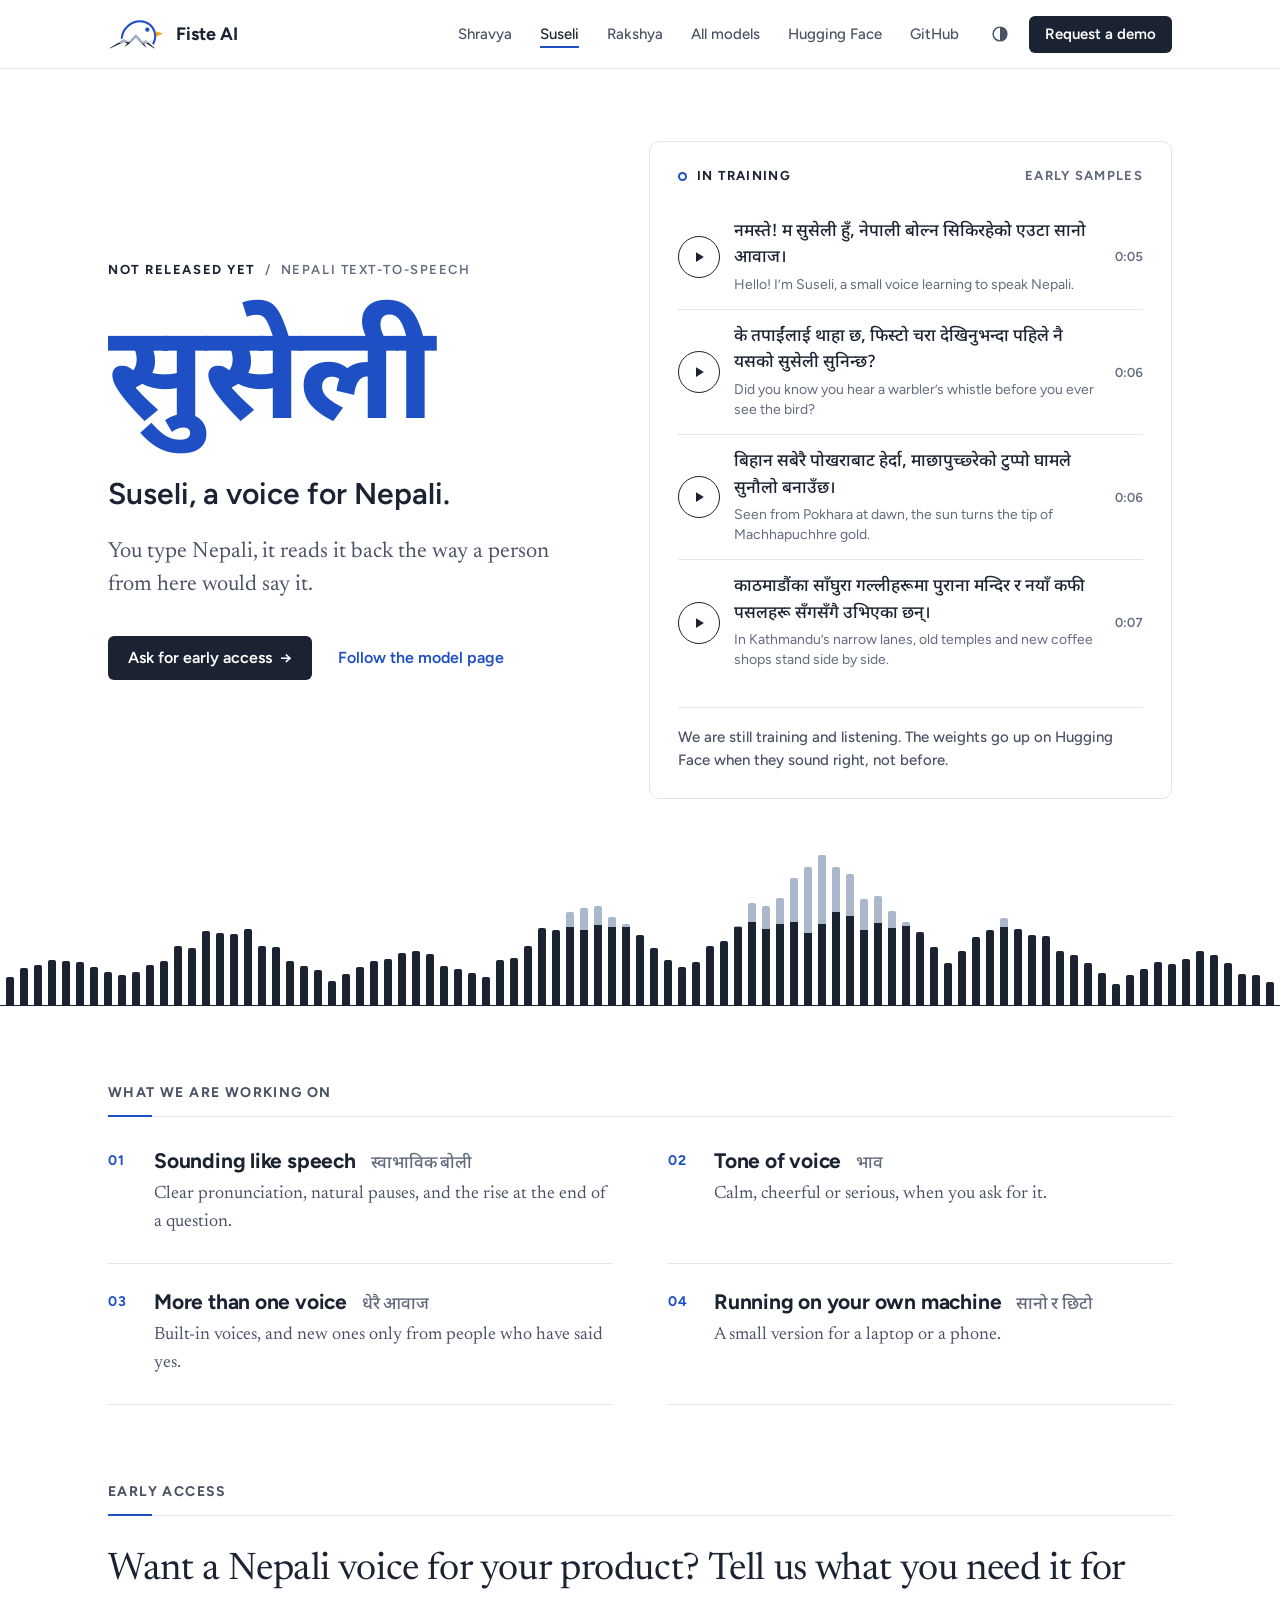
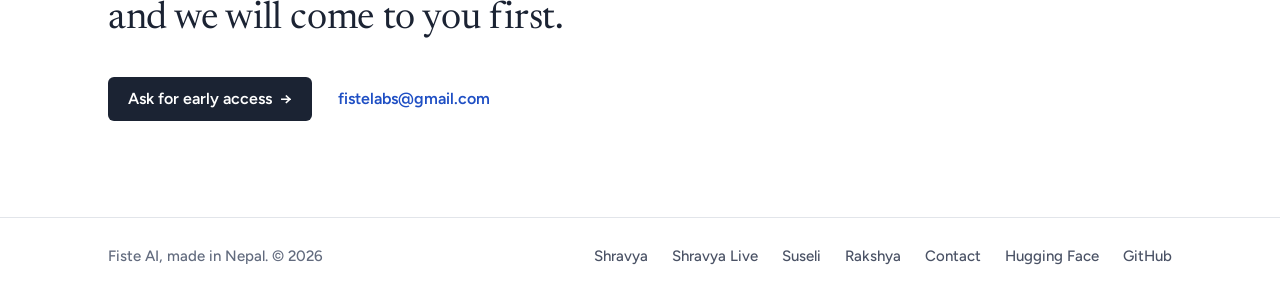
<file: suseli/index.html>
<!doctype html>
<html lang="en">
<head>
  <meta charset="utf-8">
  <meta name="viewport" content="width=device-width, initial-scale=1">
  <title>Suseli: Nepali text-to-speech by Fiste AI</title>
  <meta name="description" content="Suseli (सुसेली) is a Nepali text-to-speech model we are building at Fiste AI. It is not released yet. This page says what it will do, lets you hear early samples, and says when you can try it.">
  <link rel="canonical" href="https://fiste-ai.github.io/suseli/">
  <meta name="robots" content="index, follow">
  <meta name="author" content="Fiste AI">
  <meta name="theme-color" content="#FFFFFF">
  <meta name="color-scheme" content="light dark">
  <script>
    // Light or dark: what the reader chose last time, or else what their system uses. Set before anything is drawn.
    (function () {
      var theme;
      try { theme = localStorage.getItem("theme"); } catch (error) {}
      if (theme !== "light" && theme !== "dark") {
        theme = window.matchMedia && window.matchMedia("(prefers-color-scheme: dark)").matches ? "dark" : "light";
      }
      document.documentElement.setAttribute("data-theme", theme);
    })();
  </script>

  <meta property="og:type" content="website">
  <meta property="og:site_name" content="Fiste AI">
  <meta property="og:title" content="Suseli: Nepali text-to-speech">
  <meta property="og:description" content="A Nepali text-to-speech model from Fiste AI. Not released yet.">
  <meta property="og:url" content="https://fiste-ai.github.io/suseli/">
  <meta property="og:image" content="https://fiste-ai.github.io/assets/og.png">
  <meta property="og:image:width" content="1200">
  <meta property="og:image:height" content="630">
  <meta property="og:image:alt" content="The fiste logo: a small bird's head over the Himalaya">
  <meta property="og:locale" content="en_US">
  <meta property="og:locale:alternate" content="ne_NP">
  <meta name="twitter:card" content="summary_large_image">
  <meta name="twitter:title" content="Suseli: Nepali text-to-speech">
  <meta name="twitter:description" content="A Nepali text-to-speech model from Fiste AI. Not released yet.">
  <meta name="twitter:image" content="https://fiste-ai.github.io/assets/og.png">

  <link rel="icon" href="/assets/favicon.svg" type="image/svg+xml">
  <link rel="icon" href="/assets/mark.png" type="image/png">
  <link rel="apple-touch-icon" href="/assets/avatar.png">
  <link rel="manifest" href="/site.webmanifest">

  <link rel="preconnect" href="https://fonts.googleapis.com">
  <link rel="preconnect" href="https://fonts.gstatic.com" crossorigin>
  <link rel="stylesheet" href="https://fonts.googleapis.com/css2?family=Figtree:wght@500;600;700&family=Newsreader:ital,opsz,wght@0,6..72,400;0,6..72,500;1,6..72,400&family=Noto+Sans+Devanagari:wght@500;700&family=Noto+Serif+Devanagari:wght@400;500&display=swap">

  <script type="application/ld+json">
  {
    "@context": "https://schema.org",
    "@graph": [
      {
        "@type": "Organization",
        "@id": "https://fiste-ai.github.io/#org",
        "name": "Fiste AI",
        "url": "https://fiste-ai.github.io/",
        "logo": "https://fiste-ai.github.io/assets/mark.png",
        "description": "Fiste AI is an AI lab for the Nepali language. Its models are Shravya, for speech recognition, Rakshya, for finding personal data in text, and Suseli, for text-to-speech.",
        "email": "fistelabs@gmail.com",
        "areaServed": "NP",
        "sameAs": ["https://huggingface.co/fiste-ai", "https://github.com/fiste-ai"],
        "contactPoint": [{
          "@type": "ContactPoint",
          "contactType": "sales and partnerships",
          "email": "fistelabs@gmail.com",
          "url": "https://fiste-ai.github.io/contact/",
          "availableLanguage": ["en", "ne"]
        }]
      },
      {
        "@type": "WebPage",
        "@id": "https://fiste-ai.github.io/suseli/#page",
        "url": "https://fiste-ai.github.io/suseli/",
        "name": "Suseli: Nepali text-to-speech by Fiste AI",
        "inLanguage": "en",
        "isPartOf": {"@id": "https://fiste-ai.github.io/#website"},
        "primaryImageOfPage": "https://fiste-ai.github.io/assets/og.png"
      },
      {
        "@type": "BreadcrumbList",
        "itemListElement": [
          {"@type": "ListItem", "position": 1, "name": "Fiste AI", "item": "https://fiste-ai.github.io/"},
          {"@type": "ListItem", "position": 2, "name": "Suseli", "item": "https://fiste-ai.github.io/suseli/"}
        ]
      }
    ]
  }
  </script>

  <link rel="stylesheet" href="/assets/site.css">
  <script src="/assets/site.js" defer></script>
</head>
<body>
  <a class="skip" href="#main">Skip to the page</a>
  <header class="top">
    <div class="wrap">
      <a class="brand" href="/" aria-label="Fiste AI home"><img class="on-light" src="/assets/mark.svg" alt="" width="57" height="32"><img class="on-dark" src="/assets/mark-dark.svg" alt="" width="57" height="32">Fiste AI</a>
      <nav aria-label="Main">
        <a href="/shravya/">Shravya</a>
        <a href="/suseli/" aria-current="page">Suseli</a>
        <a href="/rakshya/">Rakshya</a>
        <a href="/#models">All models</a>
        <a class="far" href="https://huggingface.co/fiste-ai" rel="noopener">Hugging Face</a>
        <a class="far" href="https://github.com/fiste-ai" rel="noopener">GitHub</a>
        <button class="theme" type="button" aria-label="Use the dark theme" hidden><svg viewBox="0 0 24 24" aria-hidden="true"><circle cx="12" cy="12" r="8.25" fill="none" stroke="currentColor" stroke-width="1.75"/><path d="M12 3.75a8.25 8.25 0 0 1 0 16.5z" fill="currentColor"/></svg></button>
        <a class="cta keep" href="/contact/">Request a demo</a>
      </nav>
    </div>
  </header>

  <main id="main">
    <div class="hero">
      <div class="wrap even">
        <div>
          <p class="kicker"><b>Not released yet</b> &nbsp;/&nbsp; Nepali text-to-speech</p>
          <h1 lang="ne">सुसेली<small lang="en">Suseli, a voice for Nepali.</small></h1>
          <p class="lede">You type Nepali, it reads it back the way a person from here would say it.</p>
          <div class="actions">
            <a class="btn" href="/contact/">Ask for early access <span aria-hidden="true">&rarr;</span></a>
            <a class="more" href="https://huggingface.co/fiste-ai/suseli" rel="noopener">Follow the model page</a>
          </div>
        </div>
        <figure class="plate sample">
          <figcaption class="state"><span class="dot open beat" aria-hidden="true"></span>In training <em>Early samples</em></figcaption>
          <ol class="tracks">
            <li class="track" data-src="/assets/suseli-hello.mp3">
              <button type="button" class="play" aria-label="Play: Hello! I’m Suseli, a small voice learning to speak Nepali." aria-pressed="false"><svg class="i-play" viewBox="0 0 24 24" aria-hidden="true"><path d="M8 5.5v13l10.5-6.5z"/></svg><svg class="i-pause" viewBox="0 0 24 24" aria-hidden="true"><path d="M7 5h3.5v14H7zM13.5 5H17v14h-3.5z"/></svg></button>
              <div class="track-text"><p class="ne" lang="ne">नमस्ते! म सुसेली हुँ, नेपाली बोल्न सिकिरहेको एउटा सानो आवाज।</p><p class="en">Hello! I’m Suseli, a small voice learning to speak Nepali.</p></div>
              <span class="time">0:05</span>
              <span class="bar" aria-hidden="true"><span></span></span>
            </li>
            <li class="track" data-src="/assets/suseli-question.mp3">
              <button type="button" class="play" aria-label="Play: Did you know you hear a warbler’s whistle before you ever see the bird?" aria-pressed="false"><svg class="i-play" viewBox="0 0 24 24" aria-hidden="true"><path d="M8 5.5v13l10.5-6.5z"/></svg><svg class="i-pause" viewBox="0 0 24 24" aria-hidden="true"><path d="M7 5h3.5v14H7zM13.5 5H17v14h-3.5z"/></svg></button>
              <div class="track-text"><p class="ne" lang="ne">के तपाईंलाई थाहा छ, फिस्टो चरा देखिनुभन्दा पहिले नै यसको सुसेली सुनिन्छ?</p><p class="en">Did you know you hear a warbler’s whistle before you ever see the bird?</p></div>
              <span class="time">0:06</span>
              <span class="bar" aria-hidden="true"><span></span></span>
            </li>
            <li class="track" data-src="/assets/suseli-pokhara.mp3">
              <button type="button" class="play" aria-label="Play: Seen from Pokhara at dawn, the sun turns the tip of Machhapuchhre gold." aria-pressed="false"><svg class="i-play" viewBox="0 0 24 24" aria-hidden="true"><path d="M8 5.5v13l10.5-6.5z"/></svg><svg class="i-pause" viewBox="0 0 24 24" aria-hidden="true"><path d="M7 5h3.5v14H7zM13.5 5H17v14h-3.5z"/></svg></button>
              <div class="track-text"><p class="ne" lang="ne">बिहान सबेरै पोखराबाट हेर्दा, माछापुच्छ्रेको टुप्पो घामले सुनौलो बनाउँछ।</p><p class="en">Seen from Pokhara at dawn, the sun turns the tip of Machhapuchhre gold.</p></div>
              <span class="time">0:06</span>
              <span class="bar" aria-hidden="true"><span></span></span>
            </li>
            <li class="track" data-src="/assets/suseli-city.mp3">
              <button type="button" class="play" aria-label="Play: In Kathmandu’s narrow lanes, old temples and new coffee shops stand side by side." aria-pressed="false"><svg class="i-play" viewBox="0 0 24 24" aria-hidden="true"><path d="M8 5.5v13l10.5-6.5z"/></svg><svg class="i-pause" viewBox="0 0 24 24" aria-hidden="true"><path d="M7 5h3.5v14H7zM13.5 5H17v14h-3.5z"/></svg></button>
              <div class="track-text"><p class="ne" lang="ne">काठमाडौंका साँघुरा गल्लीहरूमा पुराना मन्दिर र नयाँ कफी पसलहरू सँगसँगै उभिएका छन्।</p><p class="en">In Kathmandu’s narrow lanes, old temples and new coffee shops stand side by side.</p></div>
              <span class="time">0:07</span>
              <span class="bar" aria-hidden="true"><span></span></span>
            </li>
          </ol>
          <p class="fine">We are still training and listening. The weights go up on Hugging Face when they sound right, not before.</p>
          <audio preload="none"></audio>
        </figure>
      </div>
      <div class="range" aria-hidden="true"></div>
    </div>

    <div class="wrap">
      <section class="section" aria-labelledby="plans-title">
        <h2 class="label" id="plans-title">What we are working on</h2>
        <ol class="grid">
          <li class="tile"><h3>Sounding like speech <span lang="ne">स्वाभाविक बोली</span></h3>
            <p>Clear pronunciation, natural pauses, and the rise at the end of a question.</p></li>
          <li class="tile"><h3>Tone of voice <span lang="ne">भाव</span></h3>
            <p>Calm, cheerful or serious, when you ask for it.</p></li>
          <li class="tile"><h3>More than one voice <span lang="ne">धेरै आवाज</span></h3>
            <p>Built-in voices, and new ones only from people who have said yes.</p></li>
          <li class="tile"><h3>Running on your own machine <span lang="ne">सानो र छिटो</span></h3>
            <p>A small version for a laptop or a phone.</p></li>
        </ol>
      </section>

      <section class="section" aria-labelledby="access-title">
        <h2 class="label" id="access-title">Early access</h2>
        <p class="big">Want a Nepali voice for your product? Tell us what you need it for and we will come to you first.</p>
        <div class="actions">
          <a class="btn" href="/contact/">Ask for early access <span aria-hidden="true">&rarr;</span></a>
          <a class="more" href="mailto:fistelabs@gmail.com">fistelabs@gmail.com</a>
        </div>
      </section>
    </div>
  </main>

  <footer class="foot">
    <div class="wrap">
      <p>Fiste AI, made in Nepal. &copy; 2026</p>
      <nav aria-label="Footer">
        <a href="/shravya/">Shravya</a>
        <a href="/shravya/#live">Shravya Live</a>
        <a href="/suseli/">Suseli</a>
        <a href="/rakshya/">Rakshya</a>
        <a href="/contact/">Contact</a>
        <a href="https://huggingface.co/fiste-ai" rel="noopener">Hugging Face</a>
        <a href="https://github.com/fiste-ai" rel="noopener">GitHub</a>
      </nav>
    </div>
  </footer>
</body>
</html>
</file>
<file: assets/site.css>
/* Fiste AI: the one stylesheet of the site. Paper, ink, and the blue of the bird in the logo. Colour is flat: no
   gradients and no shadows, and a box only where it holds something. The logo is the one place with more colour.
   There are two sets of colours, light and dark. The page says which one in data-theme on the html element. */

:root {
  --paper: #FFFFFF; --paper-2: #F4F5F7; --rule: #E2E5EA; --line: #C4C9D2; --edge: #8891A2;
  --ink: #1B2333; --ink-2: #4A5265; --ink-3: #626B7E;
  --brand: #1F4FC4; --brand-soft: #EEF2FD;
  --rock: #1B2333; --snow: #A9B8CA;         /* the mountains: as in the logo for this ground */
  --on-brand: #FFFFFF;                      /* text on the brand colour */
  --block: #1B2333; --block-edge: #1B2333;  /* the dark block that holds commands */
  color-scheme: light;
  --sans: "Figtree", system-ui, sans-serif;
  --serif: "Newsreader", Georgia, "Times New Roman", serif;
  --deva-sans: "Noto Sans Devanagari", "Mukta", sans-serif;
  --deva-serif: "Noto Serif Devanagari", "Noto Sans Devanagari", serif;
  --mono: ui-monospace, "SF Mono", "Cascadia Code", Menlo, Consolas, monospace;
  --range: 150px;
}
:root[data-theme="dark"] {
  --paper: #0F1217; --paper-2: #181C24; --rule: #272D38; --line: #3D4553; --edge: #5E6778;
  --ink: #EEF1F6; --ink-2: #B8BFCB; --ink-3: #8E97A6;
  --brand: #6C9BFF; --brand-soft: #172340;
  --rock: #8FA3C2; --snow: #FFFFFF;
  --on-brand: #0F1217;
  --block: #181C24; --block-edge: #272D38;
  color-scheme: dark;
}
/* the logo has a drawing for each ground: only the one for this theme is shown */
:root:not([data-theme="dark"]) .on-dark, :root[data-theme="dark"] .on-light { display: none; }

*, *::before, *::after { box-sizing: border-box; }
html { -webkit-text-size-adjust: 100%; scroll-behavior: smooth; scroll-padding-top: 88px; }
body { margin: 0; background: var(--paper); color: var(--ink); font: 400 20px/1.6 var(--serif);
       -webkit-font-smoothing: antialiased; text-rendering: optimizeLegibility; }
:lang(ne) { font-family: var(--deva-serif); }
a { color: inherit; text-decoration-color: var(--brand); text-decoration-thickness: 1px; text-underline-offset: 3px; }
a:hover { color: var(--brand); }
:focus-visible { outline: 2px solid var(--brand); outline-offset: 3px; border-radius: 3px; }
::selection { background: var(--brand); color: var(--on-brand); }
.wrap { max-width: 1120px; margin: 0 auto; padding: 0 28px; }
.skip { position: absolute; left: 12px; top: -60px; z-index: 40; padding: 10px 16px; border-radius: 6px; background: var(--ink);
        color: var(--paper); font: 600 15px/1 var(--sans); text-decoration: none; }
.skip:focus { top: 12px; color: var(--paper); }

/* ---------------------------------------------------------------- top bar */
.top { position: sticky; top: 0; z-index: 30; background: var(--paper); border-bottom: 1px solid var(--rule); }
.top .wrap { display: flex; align-items: center; justify-content: space-between; gap: 16px; height: 68px; font: 500 15px/1 var(--sans); }
.brand { display: inline-flex; align-items: center; gap: 11px; color: var(--ink); text-decoration: none; font: 700 18px/1 var(--sans);
         white-space: nowrap; }
.brand:hover { color: var(--ink); }
.brand img { display: block; height: 32px; width: auto; }
.top nav { display: flex; align-items: center; gap: 4px; }
.top nav a { padding: 10px 12px; color: var(--ink-2); text-decoration: none; white-space: nowrap; }
.top nav a:hover { color: var(--ink); }
.top nav a[aria-current] { color: var(--ink); text-decoration: underline; text-decoration-color: var(--brand); text-decoration-thickness: 2px;
                           text-underline-offset: 7px; }
.top nav a.cta { margin-left: 6px; padding: 11px 16px; border-radius: 6px; background: var(--ink); color: var(--paper); font-weight: 600;
                 transition: background .15s; }
.top nav a.cta:hover { background: var(--brand); color: var(--on-brand); }
/* the switch between the light and the dark theme; site.js shows it */
.theme { display: grid; place-items: center; width: 38px; height: 38px; margin-left: 6px; padding: 0; border: 0; border-radius: 6px;
         background: none; color: var(--ink-2); cursor: pointer; }
.theme[hidden] { display: none; }
.theme:hover { background: var(--paper-2); color: var(--ink); }
.theme svg { width: 20px; height: 20px; }

/* ---------------------------------------------------------------- hero */
.hero { position: relative; isolation: isolate; overflow: hidden; border-bottom: 1px solid var(--rock); }
.hero > .wrap { position: relative; display: grid; grid-template-columns: minmax(0, 1.2fr) minmax(0, 1fr); gap: 56px;
                align-items: center; padding-top: 72px; padding-bottom: calc(var(--range) + 56px); }
.hero > .wrap.even { grid-template-columns: minmax(0, 1fr) minmax(0, 1.08fr); }
.hero > .wrap.contact { align-items: start; row-gap: 0; grid-template-rows: auto 1fr; }
.contact .form-card { grid-column: 2; grid-row: 1 / span 2; }
.contact .facts { grid-column: 1; grid-row: 2; }
/* a hero without the skyline ends in a hairline, not in the ground the mountains stand on */
.hero.bare { --range: 16px; border-bottom-color: var(--rule); }
.kicker { margin: 0 0 22px; font: 600 13px/1.5 var(--sans); letter-spacing: .12em; text-transform: uppercase; color: var(--ink-3); }
.kicker b { color: var(--ink); font-weight: 700; }
.hero h1 { margin: 0; font: 700 clamp(64px, 10.4vw, 132px)/1.3 var(--deva-sans); letter-spacing: -.01em; color: var(--brand); }
.hero h1 small { display: block; margin-top: 2px; font: 600 clamp(22px, 2.7vw, 30px)/1.25 var(--sans); letter-spacing: 0; color: var(--ink); }
.hero h1.plain { font: 700 clamp(38px, 5.2vw, 60px)/1.1 var(--sans); letter-spacing: -.02em; color: var(--ink); }
.hero h1.plain small { margin-top: 16px; font-size: clamp(20px, 2.2vw, 25px); font-weight: 500; line-height: 1.35; color: var(--ink-2); }
.lede { margin: 24px 0 0; max-width: 46ch; font-size: 22px; line-height: 1.5; color: var(--ink-2); }
.actions { display: flex; flex-wrap: wrap; align-items: center; gap: 14px 26px; margin-top: 34px; }
.hero-art { justify-self: end; width: min(100%, 400px); }
.hero-art img { display: block; width: 100%; height: auto; }

/* The Himalaya drawn as a waveform, in the rock and snow of the logo. It is used once on a page: in the hero of the
   home page and of the two model pages. site.js makes the bars; without scripts this plain skyline stands in. A slow
   ripple runs along the range and every bar flutters a little on top of it. */
.range { --bar: 8px; --gap: 6px; position: absolute; left: 0; right: 0; bottom: 0; z-index: -1; height: var(--range); display: flex;
         align-items: flex-end; justify-content: center; gap: var(--gap); overflow: hidden; pointer-events: none;
         transform-origin: 50% 100%; animation: lift 1.1s cubic-bezier(.2, .8, .25, 1) both; }
.range:empty { background: repeating-linear-gradient(90deg, var(--rock) 0 8px, transparent 8px 14px);
               clip-path: polygon(0 100%, 0 76%, 6% 62%, 12% 80%, 19% 44%, 26% 74%, 33% 58%, 40% 78%, 47% 30%, 55% 66%, 64% 4%, 73% 62%, 79% 40%, 86% 76%, 92% 60%, 100% 82%, 100% 100%); }
.range i { flex: 0 0 var(--bar); height: calc(var(--h) * 1%); border-radius: 2px 2px 0 0; transform-origin: 50% 100%;
           background: linear-gradient(to top, var(--rock) calc(100% - var(--cap)), var(--snow) calc(100% - var(--cap)));
           animation: ripple 3.6s ease-in-out infinite, flutter var(--d) ease-in-out infinite alternate;
           animation-delay: calc(var(--i) * 75ms - 30s), calc(var(--i) * -137ms); }
.range.live i { animation: beat var(--d) ease-in-out infinite alternate; animation-delay: calc(var(--i) * -41ms); }
.range.resting i { animation-play-state: paused; }
.range.still, .range.still i { animation: none; }
@keyframes lift { from { transform: scaleY(0); } }
@keyframes ripple { 50% { transform: scaleY(var(--dip)); } }
@keyframes flutter { to { scale: 1 .93; } }
@keyframes beat { from { transform: scaleY(.6); } to { transform: scaleY(1.05); } }

/* ---------------------------------------------------------------- a button, a quiet one, and a link for the rest */
.btn { display: inline-flex; align-items: center; justify-content: center; gap: 8px; padding: 14px 20px; border: 0; border-radius: 6px;
       background: var(--ink); color: var(--paper); font: 600 16px/1 var(--sans); text-decoration: none; white-space: nowrap; cursor: pointer;
       transition: background .15s; }
.btn:hover { background: var(--brand); color: var(--on-brand); }
/* the quiet button is an outline: the first thing to do in a row of the list of models */
.btn.quiet { padding: 10px 14px; border: 1px solid var(--edge); background: none; color: var(--ink); font-size: 15px;
             transition: background .15s, border-color .15s, color .15s; }
.btn.quiet:hover { border-color: var(--ink); background: var(--ink); color: var(--paper); }
/* a link that stands on its own is in the blue of the brand, with a line under it only when it is pointed at */
.more { color: var(--brand); font: 600 16px/1.3 var(--sans); text-decoration: none; }
.more:hover { text-decoration: underline; text-decoration-thickness: 1.5px; text-underline-offset: 4px; }
.btn span, .more span { display: inline-block; transition: transform .15s; }
.btn:hover span, .more:hover span { transform: translateX(3px); }

/* ---------------------------------------------------------------- the box beside a hero: figures, or samples */
.plate { margin: 0; padding: 26px 28px; border: 1px solid var(--rule); border-radius: 10px; background: var(--paper);
         font: 500 16px/1.6 var(--sans); color: var(--ink-2); }
.state { display: flex; flex-wrap: wrap; align-items: center; gap: 10px; margin: 0 0 20px; font: 700 13px/1.3 var(--sans); letter-spacing: .1em;
         text-transform: uppercase; color: var(--ink); }
.state em { margin-left: auto; font-style: normal; color: var(--ink-3); }
.dot { flex: none; width: 9px; height: 9px; border-radius: 50%; background: var(--brand); }
.dot.open { background: none; box-shadow: inset 0 0 0 2px var(--brand); }
.dot.half { background: linear-gradient(90deg, var(--brand) 50%, transparent 50%); box-shadow: inset 0 0 0 2px var(--brand); }
.dot.beat { animation: pulse 2.4s ease-in-out infinite; }
@keyframes pulse { 50% { opacity: .25; } }
.glance { display: grid; grid-template-columns: 1fr 1fr; gap: 24px; margin: 0; }
.glance div { margin: 0; }
.glance dt { font: 700 clamp(44px, 5vw, 60px)/1 var(--sans); letter-spacing: -.02em; color: var(--ink); font-variant-numeric: tabular-nums; }
.glance dd { margin: 10px 0 0; font: 500 14px/1.45 var(--sans); color: var(--ink-3); }
.plate .fine { margin: 22px 0 0; padding-top: 18px; border-top: 1px solid var(--rule); font-size: 15px; line-height: 1.55; }

/* ---------------------------------------------------------------- sections */
.section { padding: 80px 0 0; }
.label { position: relative; margin: 0 0 30px; padding-bottom: 16px; border-bottom: 1px solid var(--rule);
         font: 700 14px/1 var(--sans); letter-spacing: .1em; text-transform: uppercase; color: var(--ink-2); }
.label::after { content: ""; position: absolute; left: 0; bottom: -1px; width: 44px; height: 2px; background: var(--brand); }
/* text runs the whole width of the page, as the tables and the lines do: nothing stops short of the right edge */
.note { margin: 0 0 18px; font: 400 16px/1.6 var(--sans); color: var(--ink-2); }

/* the models on the home page: one row each, name, what it does, where it stands */
.entry { display: grid; grid-template-columns: 270px minmax(0, 1fr) 210px; gap: 8px 40px; align-items: start; padding: 6px 0 34px;
         border-bottom: 1px solid var(--rule); }
.entry + .entry { padding-top: 36px; }
.entry .word { margin: -10px 0 0; font: 700 clamp(56px, 6.2vw, 80px)/1.3 var(--deva-sans); letter-spacing: -.01em; color: var(--brand); }
.entry h3 { margin: 0 0 4px; font: 700 26px/1.2 var(--sans); letter-spacing: -.01em; }
.kind { margin: 0 0 14px; font: 600 12px/1.4 var(--sans); letter-spacing: .1em; text-transform: uppercase; color: var(--ink-3); }
.entry .what { margin: 0; font-size: 19px; line-height: 1.55; color: var(--ink-2); }
.meta { display: flex; flex-direction: column; align-items: flex-start; gap: 12px; padding-top: 6px; }
.status { display: flex; align-items: center; gap: 9px; margin: 0 0 6px; font: 700 12px/1.4 var(--sans); letter-spacing: .1em;
          text-transform: uppercase; color: var(--ink); }
/* a second model of the same family sits under the first one, without a word of its own: the line between them
   starts where the text does */
.entry.with-sub { border-bottom-color: transparent; }
.entry.sub { position: relative; }
.entry.sub > :first-child { grid-column: 2; }
.entry.sub::before { content: ""; position: absolute; top: 0; right: 0; left: 310px; border-top: 1px solid var(--rule); }

/* one sentence, said by one model and written down by the other */
.duet { display: grid; grid-template-columns: 1fr 1fr; margin: 0; border: 1px solid var(--rule); border-radius: 10px; }
.duet > .track, .duet > .heard { padding: 26px 28px 28px; }
.duet > .track { align-items: start; border-bottom: 0; }
.duet > .heard { border-left: 1px solid var(--rule); }
.duet .bar { left: 28px; right: 28px; bottom: 0; }
.who { margin: 0 0 8px; font: 700 12px/1.4 var(--sans); letter-spacing: .1em; text-transform: uppercase; color: var(--ink-3); }
.heard p { margin: 0; }
.heard .who, .track-text .who { margin-bottom: 8px; }

/* the plain ask at the end of a page */
.big { margin: 0; font: 400 clamp(26px, 3.3vw, 38px)/1.28 var(--serif); letter-spacing: -.01em; }

/* benchmark table */
.scroll { overflow-x: auto; margin: 0 0 22px; border: 1px solid var(--rule); border-radius: 10px; }
table.scores { width: 100%; border-collapse: collapse; font: 500 15px/1.4 var(--sans); font-variant-numeric: tabular-nums; }
table.scores th, table.scores td { padding: 13px 16px; border-bottom: 1px solid var(--rule); text-align: right; white-space: nowrap; }
table.scores tbody tr:last-child th, table.scores tbody tr:last-child td { border-bottom: 0; }
table.scores thead th { vertical-align: bottom; white-space: normal; background: var(--paper-2); color: var(--ink-2);
                        font: 700 12px/1.3 var(--sans); letter-spacing: .06em; text-transform: uppercase; }
table.scores th[scope="row"], table.scores thead th:first-child { min-width: 200px; text-align: left; white-space: normal; font-weight: 600; }
/* the names in the table are links to the models: a line under one only when it is pointed at */
table.scores th[scope="row"] a { text-decoration: none; }
table.scores th[scope="row"] a:hover { text-decoration: underline; }
table.scores tr.ours { background: var(--brand-soft); }
table.scores tr.ours th[scope="row"] { box-shadow: inset 3px 0 0 var(--brand); font-weight: 700; }
table.scores b { color: var(--brand); font-weight: 700; }
/* the mean of each system as a bar: shorter is better */
table.scores td.mean { position: relative; min-width: 150px; }
table.scores td.mean::before { content: ""; position: absolute; left: 16px; top: 50%; width: calc(var(--v) * 1.45px); height: 6px; margin-top: -3px;
                               background: var(--line); }
table.scores tr.ours td.mean::before { background: var(--brand); }

/* the commands */
.term { margin: 0 0 22px; overflow: hidden; border: 1px solid var(--block-edge); border-radius: 10px; background: var(--block); }
.term-bar { display: flex; align-items: center; padding: 10px 14px 10px 22px; border-bottom: 1px solid rgba(255, 255, 255, .16);
            font: 600 12px/1 var(--sans); letter-spacing: .1em; text-transform: uppercase; color: #B9C0CE; }
.copy { margin-left: auto; padding: 7px 12px; border: 1px solid rgba(255, 255, 255, .4); border-radius: 6px; background: none;
        color: #fff; font: 600 12px/1 var(--sans); letter-spacing: .06em; text-transform: uppercase; cursor: pointer; transition: border-color .15s; }
.copy:hover { border-color: #fff; }
pre { margin: 0; padding: 20px 22px; overflow-x: auto; color: #E9ECF2; font: 14px/1.75 var(--mono); }
code { padding: 1px 5px; border-radius: 4px; background: var(--paper-2); font: .86em var(--mono); }
pre code { padding: 0; background: none; font-size: 1em; }

/* samples: a sentence to play */
.tracks { list-style: none; margin: 0; padding: 0; }
.track { position: relative; display: grid; grid-template-columns: 42px minmax(0, 1fr) auto; gap: 14px; align-items: center; padding: 14px 0;
         border-bottom: 1px solid var(--rule); }
.track:last-child { border-bottom: 0; }
.play { display: grid; place-items: center; width: 42px; height: 42px; padding: 0; border: 1.5px solid var(--ink); border-radius: 50%;
        background: var(--paper); color: var(--ink); cursor: pointer; transition: background .15s, color .15s, border-color .15s; }
.play:hover { border-color: var(--brand); color: var(--brand); }
.play[aria-pressed="true"] { border-color: var(--brand); background: var(--brand); color: var(--on-brand); }
.play svg { width: 18px; height: 18px; fill: currentColor; }
.play .i-pause, .play[aria-pressed="true"] .i-play { display: none; }
.play[aria-pressed="true"] .i-pause { display: block; }
.track-text p { margin: 0; }
.ne { font: 500 17px/1.55 var(--deva-sans); color: var(--ink); }
.en { margin-top: 3px; font: 400 14px/1.45 var(--sans); color: var(--ink-3); }
.heard .en, .track-text .en { margin-top: 3px; }
.time { font: 600 13px/1 var(--sans); color: var(--ink-3); font-variant-numeric: tabular-nums; }
.duet .time { padding-top: 4px; }
.bar { position: absolute; left: 56px; right: 0; bottom: -1px; height: 2px; }
.bar span { display: block; width: 0; height: 100%; background: var(--brand); }

/* short lists: what we are working on, what we can help with */
.grid { display: grid; grid-template-columns: 1fr 1fr; gap: 0 56px; margin: -24px 0 0; padding: 0; list-style: none; counter-reset: n; }
.tile { padding: 24px 0 26px; border-bottom: 1px solid var(--rule); }
.tile h3 { margin: 0 0 6px; font: 700 21px/1.3 var(--sans); letter-spacing: -.01em; }
.tile h3 span { margin-left: 10px; font: 500 17px/1.3 var(--deva-sans); color: var(--ink-3); }
.tile p { margin: 0; font-size: 18px; line-height: 1.55; color: var(--ink-2); }
ol.grid .tile { counter-increment: n; display: grid; grid-template-columns: 46px minmax(0, 1fr); align-content: start; }
ol.grid .tile::before { content: counter(n, decimal-leading-zero); grid-row: 1 / span 2; font: 700 14px/27px var(--sans); letter-spacing: .06em;
                        color: var(--brand); }

/* contact form */
.form-card { padding: 28px 30px 26px; border: 1px solid var(--rule); border-radius: 10px; background: var(--paper); font-family: var(--sans); }
.row2 { display: grid; grid-template-columns: 1fr 1fr; gap: 16px; }
.field { margin: 0 0 16px; }
.field label { display: block; margin: 0 0 7px; font: 700 12px/1.3 var(--sans); letter-spacing: .08em; text-transform: uppercase; color: var(--ink-2); }
.field .opt { font-weight: 500; letter-spacing: 0; text-transform: none; color: var(--ink-3); }
.field input, .field select, .field textarea { display: block; width: 100%; padding: 12px 14px; border: 1px solid var(--edge); border-radius: 6px;
        background: var(--paper); color: var(--ink); font: 500 16px/1.4 var(--sans); transition: border-color .15s; }
.field textarea { min-height: 132px; resize: vertical; }
.field ::placeholder { color: var(--ink-3); opacity: 1; }
.field input:hover, .field select:hover, .field textarea:hover { border-color: var(--ink-3); }
.field input:focus, .field select:focus, .field textarea:focus { outline: 2px solid var(--brand); outline-offset: 1px; border-color: var(--brand); }
.hp { position: absolute; left: -9999px; width: 1px; height: 1px; overflow: hidden; }
.form-card .btn { width: 100%; margin-top: 4px; font-size: 17px; }
.form-card .btn[disabled] { opacity: .6; cursor: progress; }
.status-note { margin: 14px 0 0; padding: 12px 14px; border-left: 3px solid var(--brand); background: var(--brand-soft);
               font: 500 15px/1.5 var(--sans); }
.fineprint { margin: 14px 0 0; font: 400 13.5px/1.5 var(--sans); color: var(--ink-3); }
.facts { display: grid; grid-template-columns: 1fr 1fr; gap: 22px 28px; margin: 40px 0 0; font: 500 15px/1.55 var(--sans); color: var(--ink-2); }
.facts div { margin: 0; }
.facts dt { margin: 0 0 6px; font: 700 12px/1 var(--sans); letter-spacing: .1em; text-transform: uppercase; color: var(--ink-3); }
.facts dd { margin: 0; }

/* ---------------------------------------------------------------- footer: one line */
.foot { margin-top: 96px; border-top: 1px solid var(--rule); font: 500 15px/1.6 var(--sans); color: var(--ink-3); }
.foot .wrap { display: flex; flex-wrap: wrap; align-items: center; justify-content: space-between; gap: 10px 32px; padding-top: 26px; padding-bottom: 40px; }
.foot p { margin: 0; }
.foot nav { display: flex; flex-wrap: wrap; gap: 6px 24px; }
.foot a { color: var(--ink-2); text-decoration: none; }
.foot a:hover { color: var(--brand); }

/* ---------------------------------------------------------------- page not found */
.lost { min-height: calc(100vh - 69px); display: grid; border-bottom: 0; }
.lost > .wrap { grid-template-columns: minmax(0, 1fr); gap: 0; justify-items: center; text-align: center; align-content: center; padding-bottom: 96px; }
.lost img { width: 190px; height: auto; margin-bottom: 26px; }
.lost .lede { max-width: 40ch; margin-top: 18px; }
.lost .actions { justify-content: center; }

/* the top bar gives up its links as the window narrows: first the two that lead away, then all but the button */
@media (max-width: 1000px) {
  .top nav a.far { display: none; }
}
@media (max-width: 760px) {
  .top nav a:not(.keep) { display: none; }
}
@media (max-width: 900px) {
  :root { --range: 104px; }
  .range { --bar: 5px; --gap: 4px; }
  body { font-size: 18px; }
  .wrap { padding: 0 22px; }
  .hero > .wrap, .hero > .wrap.even, .hero > .wrap.contact { grid-template-columns: minmax(0, 1fr); gap: 36px; padding-top: 44px;
                                                              padding-bottom: calc(var(--range) + 40px); }
  .contact .form-card, .contact .facts { grid-column: auto; grid-row: auto; }
  .contact .facts { margin-top: 0; }
  .hero-art { display: none; }
  .lede { font-size: 20px; }
  .section { padding-top: 60px; }
  .entry { grid-template-columns: minmax(0, 1fr); gap: 0; }
  .entry .word { margin: 0 0 2px; }
  .entry.sub > :first-child { grid-column: auto; }
  .entry.sub::before { left: 0; }
  .meta { flex-direction: row; flex-wrap: wrap; align-items: center; gap: 10px 22px; padding-top: 20px; }
  .status { flex-basis: 100%; margin: 0; }
  .duet, .grid { grid-template-columns: minmax(0, 1fr); }
  .duet > .heard { border-left: 0; border-top: 1px solid var(--rule); }
  .duet > .track, .duet > .heard { padding: 22px 20px 24px; }
  .duet .bar { left: 20px; right: 20px; }
  .plate, .form-card { padding: 22px 20px; }
  .foot { margin-top: 72px; }
}
@media (max-width: 520px) {
  .row2, .facts { grid-template-columns: minmax(0, 1fr); }
  .glance { gap: 18px; }
  .top nav a.cta { padding: 10px 13px; }
}
@media (max-width: 400px) {
  .top .wrap { gap: 8px; }
  .brand { gap: 8px; font-size: 17px; }
  .theme, .top nav a.cta { margin-left: 2px; }
  .top nav a.cta { padding: 10px 11px; }
}
@media (max-width: 359px) {
  .wrap { padding: 0 18px; }
  .brand { gap: 0; font-size: 0; }  /* the mark alone: the name does not fit beside the button */
}
@media print {
  .top { position: static; }
  .range { display: none; }
}
@media (prefers-reduced-motion: reduce) {
  html { scroll-behavior: auto; }
  *, *::before, *::after { animation: none !important; transition: none !important; }
}
</file>
